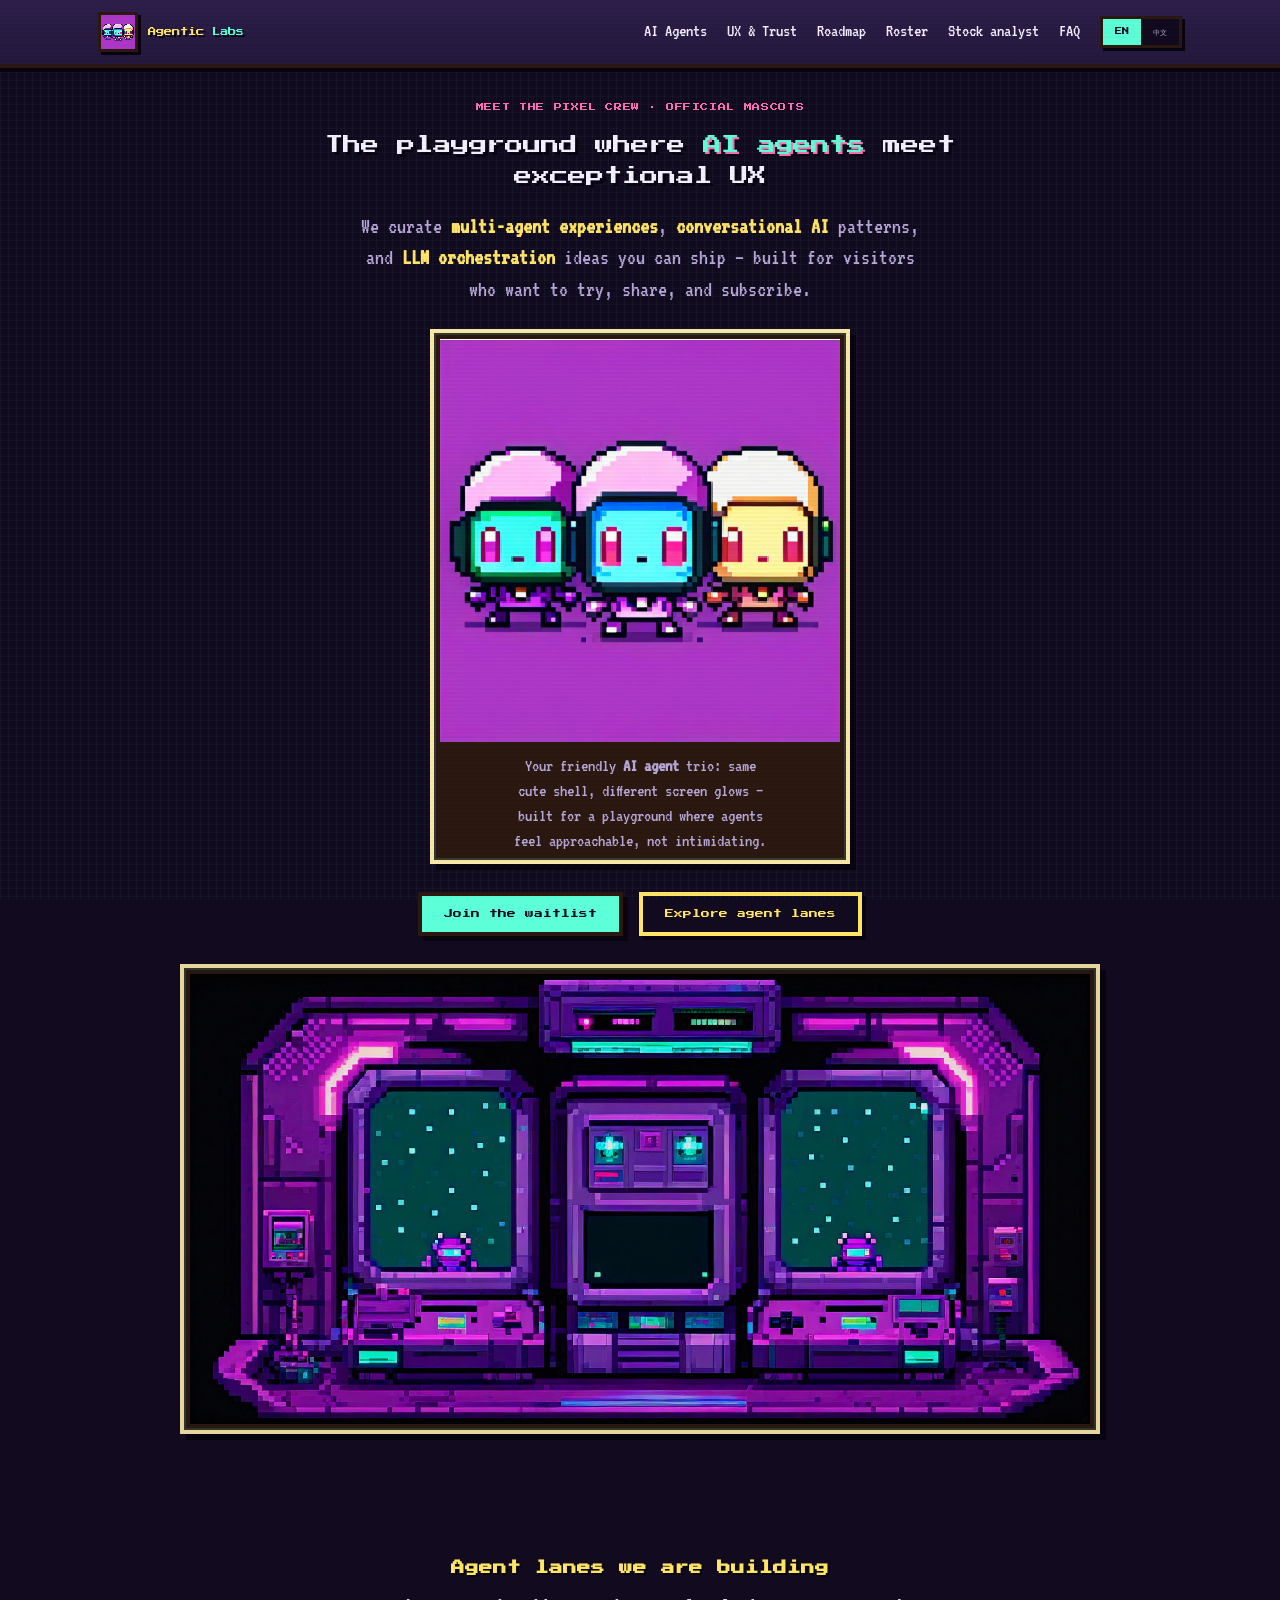
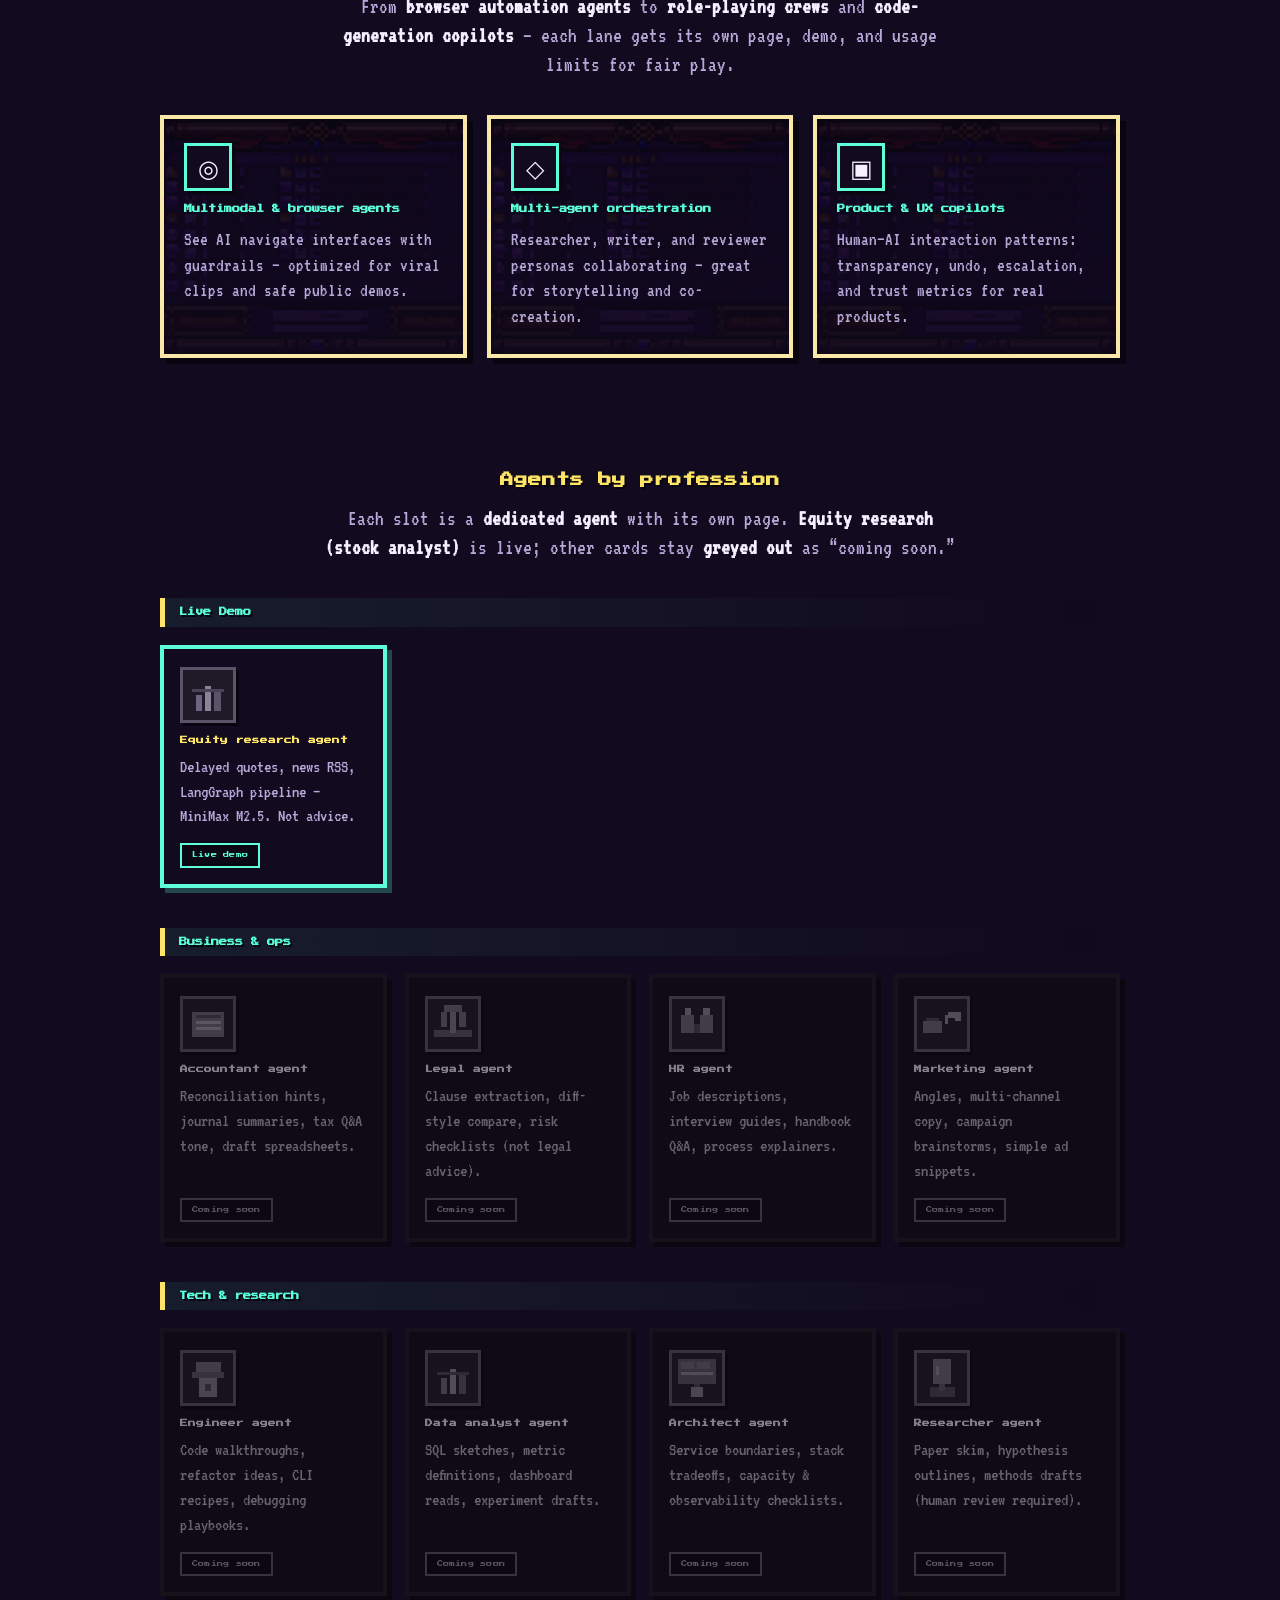
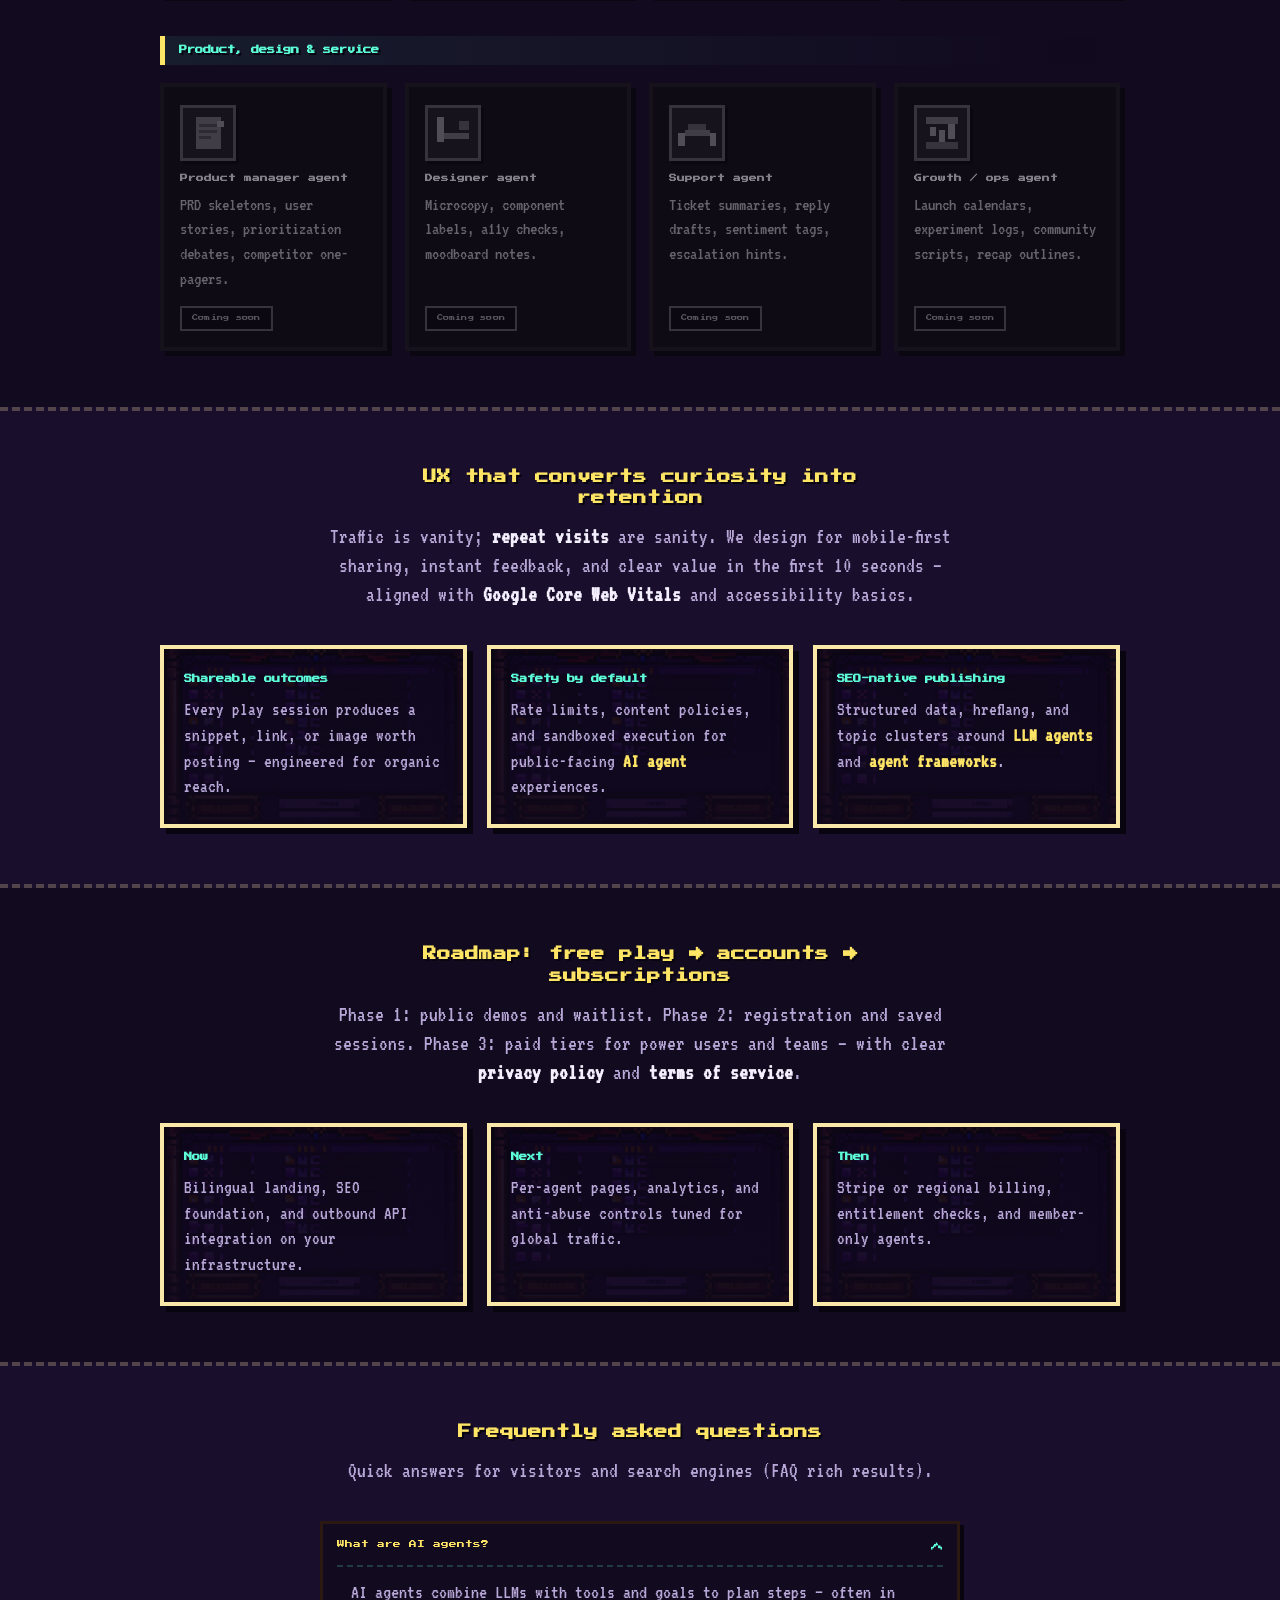
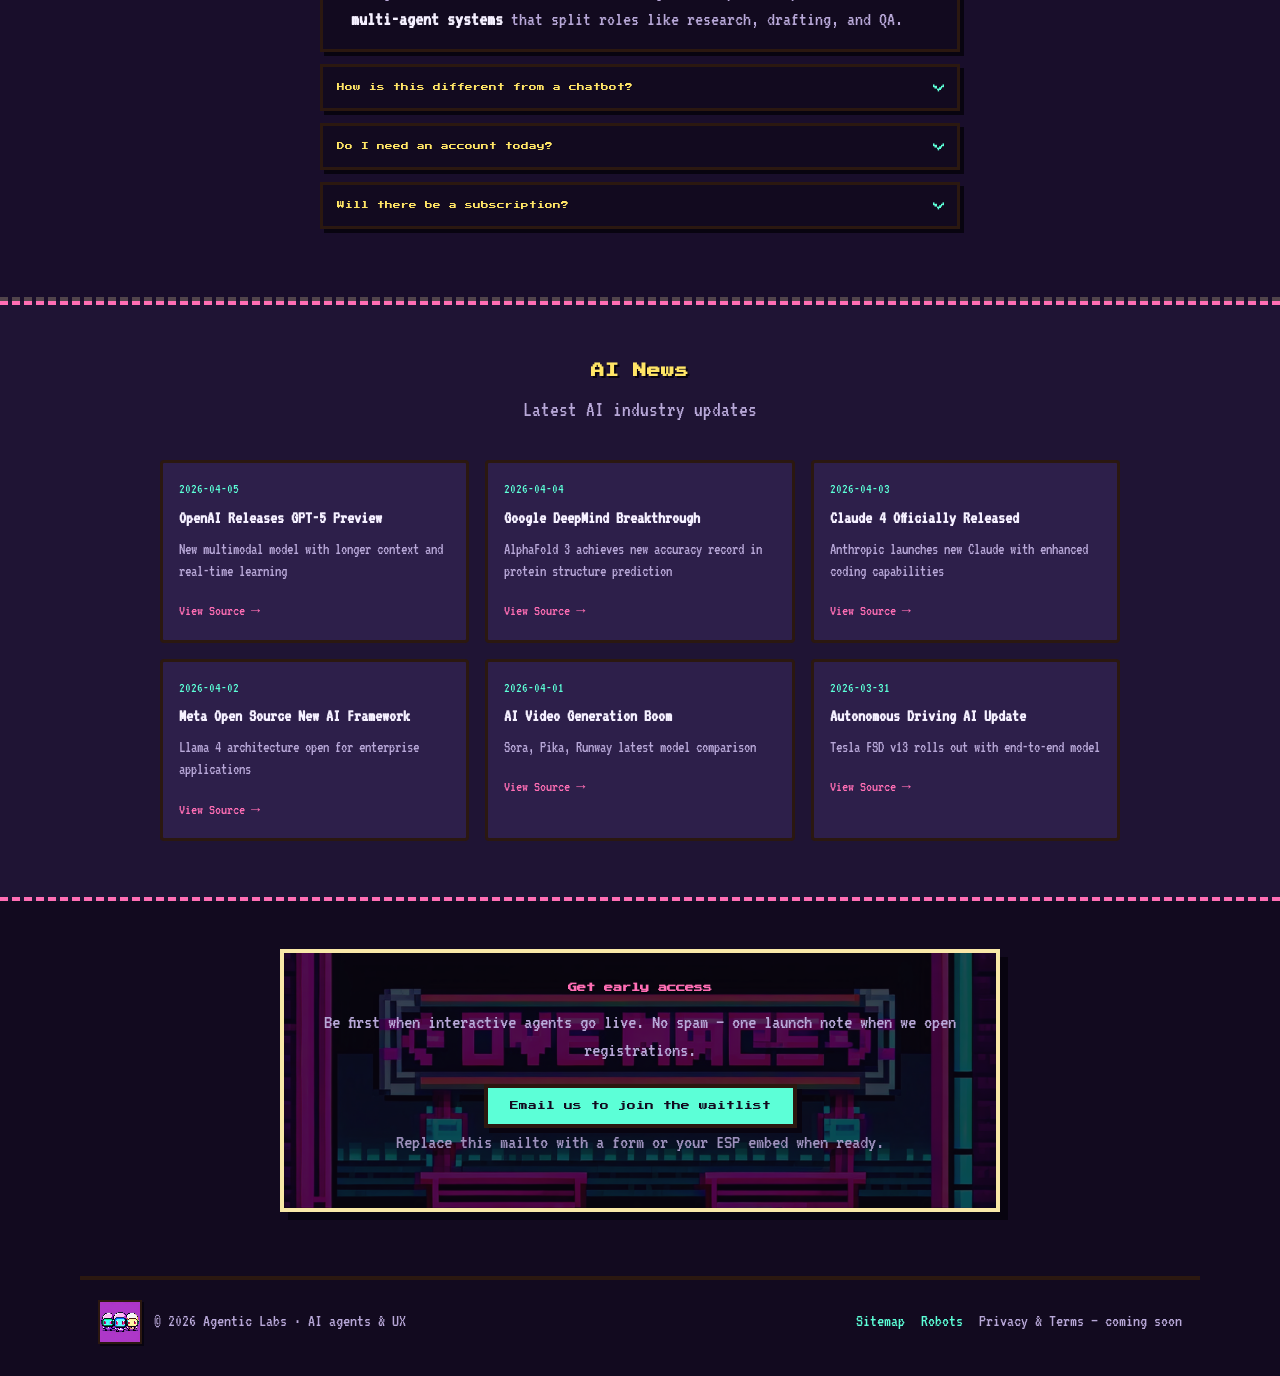
<file: index.html>
<!DOCTYPE html>
<html lang="en">
<head>
  <meta charset="utf-8">
  <meta name="viewport" content="width=device-width, initial-scale=1">
  <link rel="icon" type="image/png" href="assets/mascot-trio-official.png">
  <title>AI Agents &amp; UX — Agentic Labs</title>
  <meta name="description" content="Explore AI agents, multi-agent orchestration, and human-centered AI UX. Bilingual hub for builders and curious visitors.">
  <link rel="canonical" href="https://3737-k.info/en/">
  <link rel="alternate" hreflang="en" href="https://3737-k.info/en/">
  <link rel="alternate" hreflang="zh-CN" href="https://3737-k.info/zh/">
  <link rel="alternate" hreflang="x-default" href="https://3737-k.info/en/">
  <meta http-equiv="refresh" content="0;url=/en/index.html">
  <script>window.location.replace("/en/index.html");</script>
</head>
<body style="font-family:'VT323',monospace;background:#120a1f;color:#f5f0ff;padding:3rem 1.5rem;text-align:center;line-height:1.5;font-size:1.35rem;">
  <p style="color:#b8a8d8;">Loading… <a href="/en/index.html" style="color:#5cffd7;text-decoration:none;">English</a> · <a href="/zh/index.html" style="color:#5cffd7;text-decoration:none;">中文</a></p>
</body>
</html>
</file>
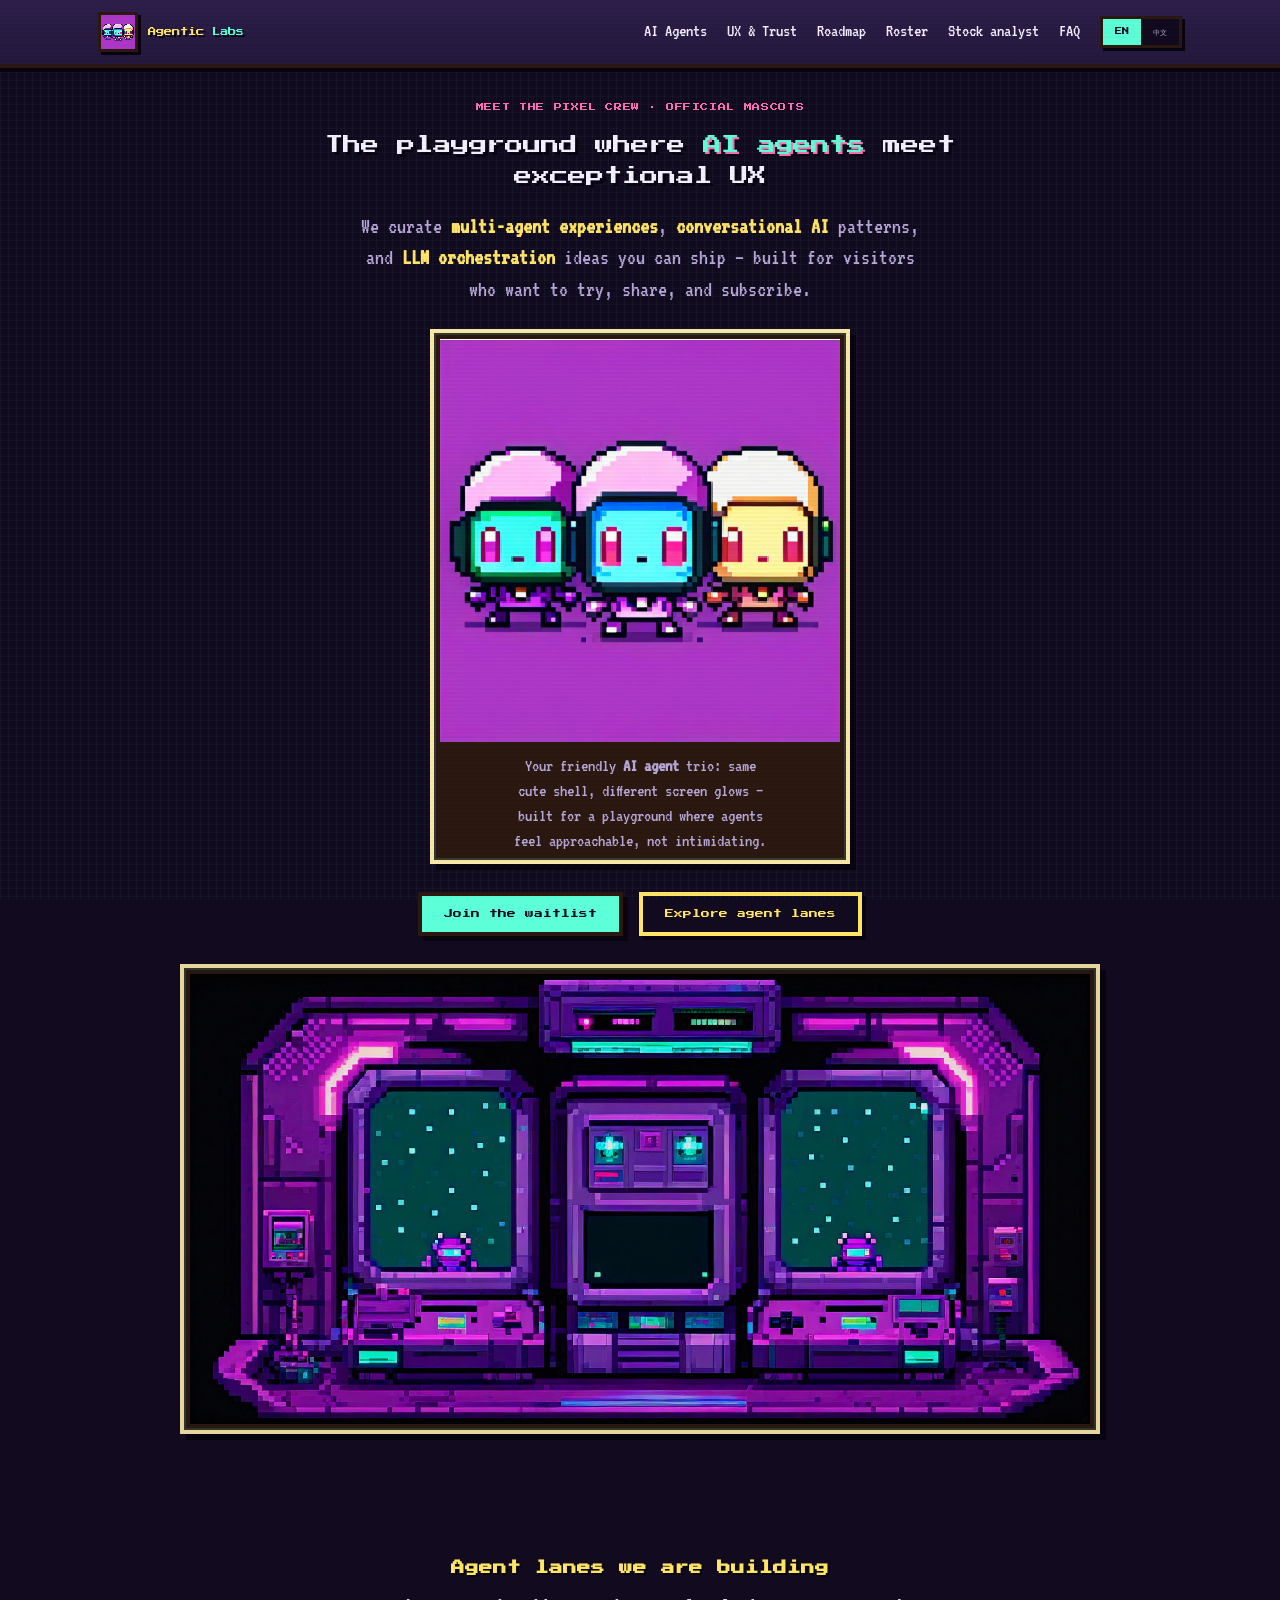
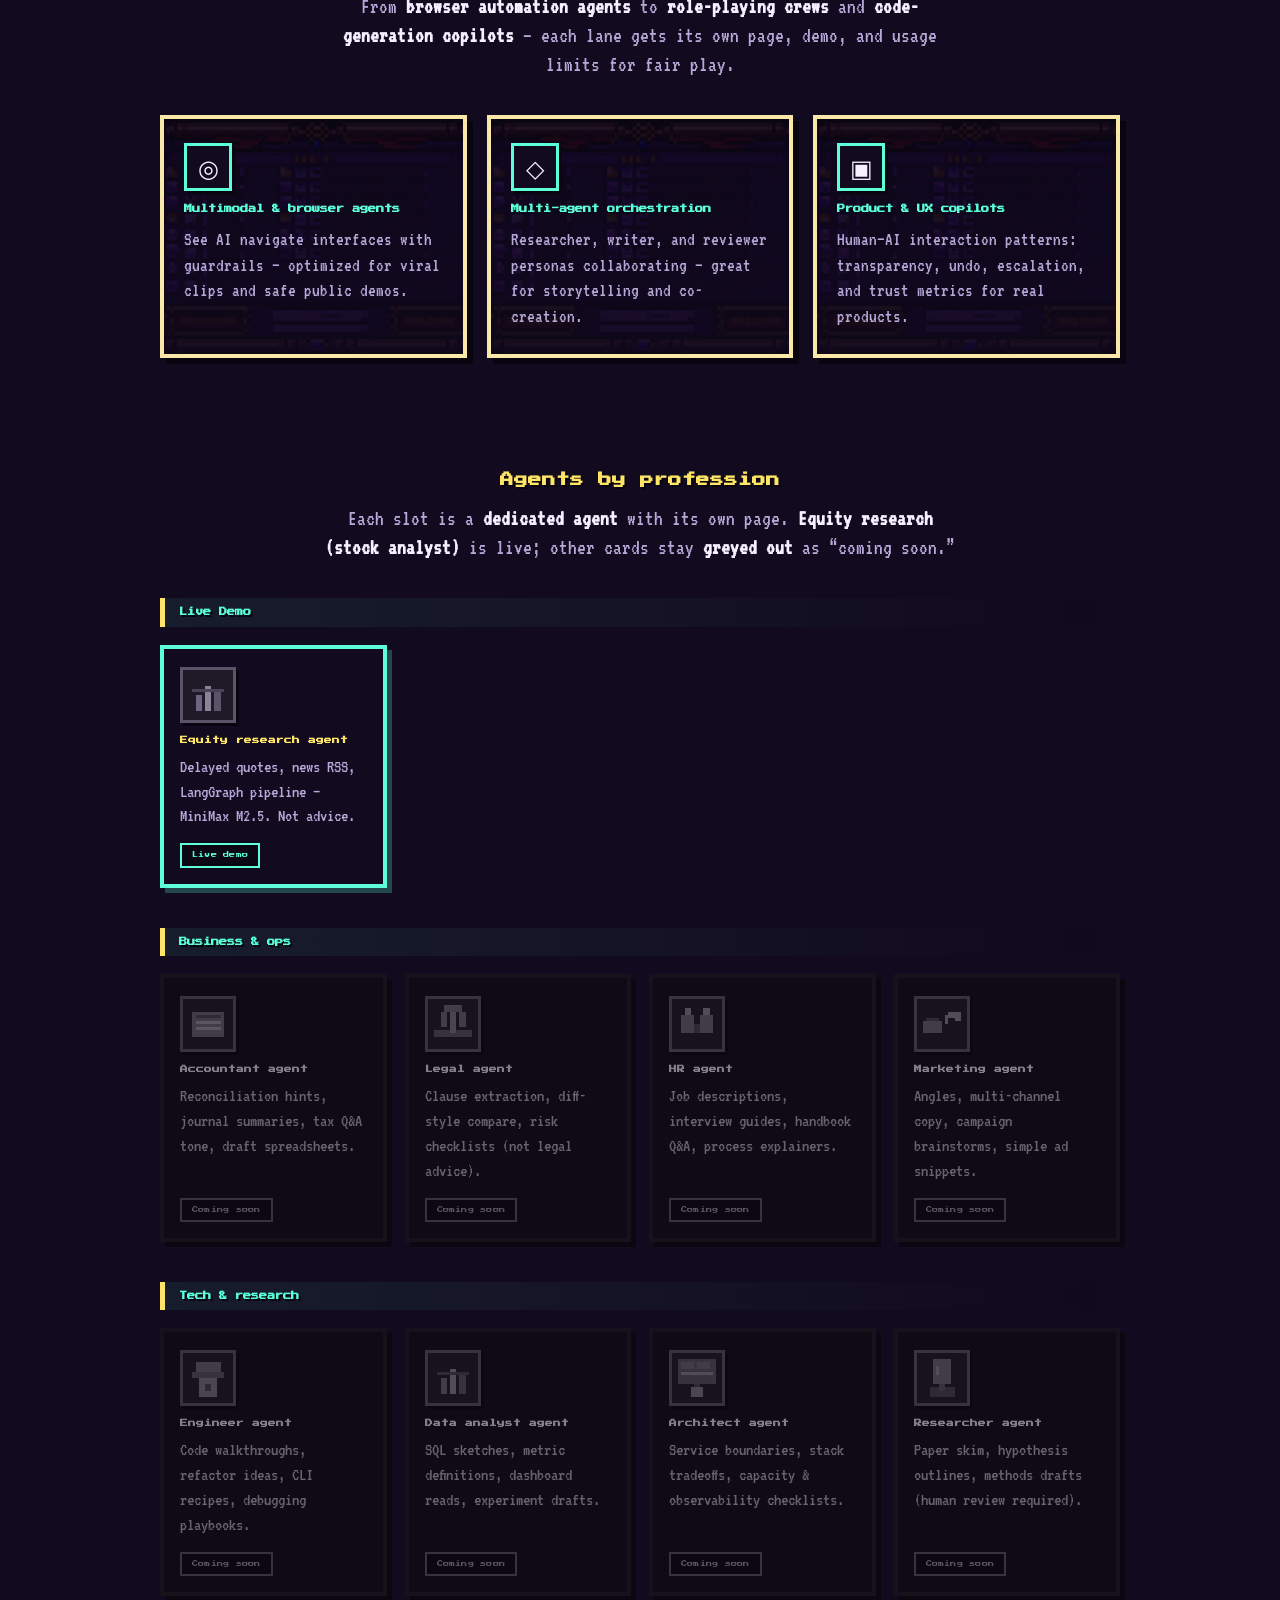
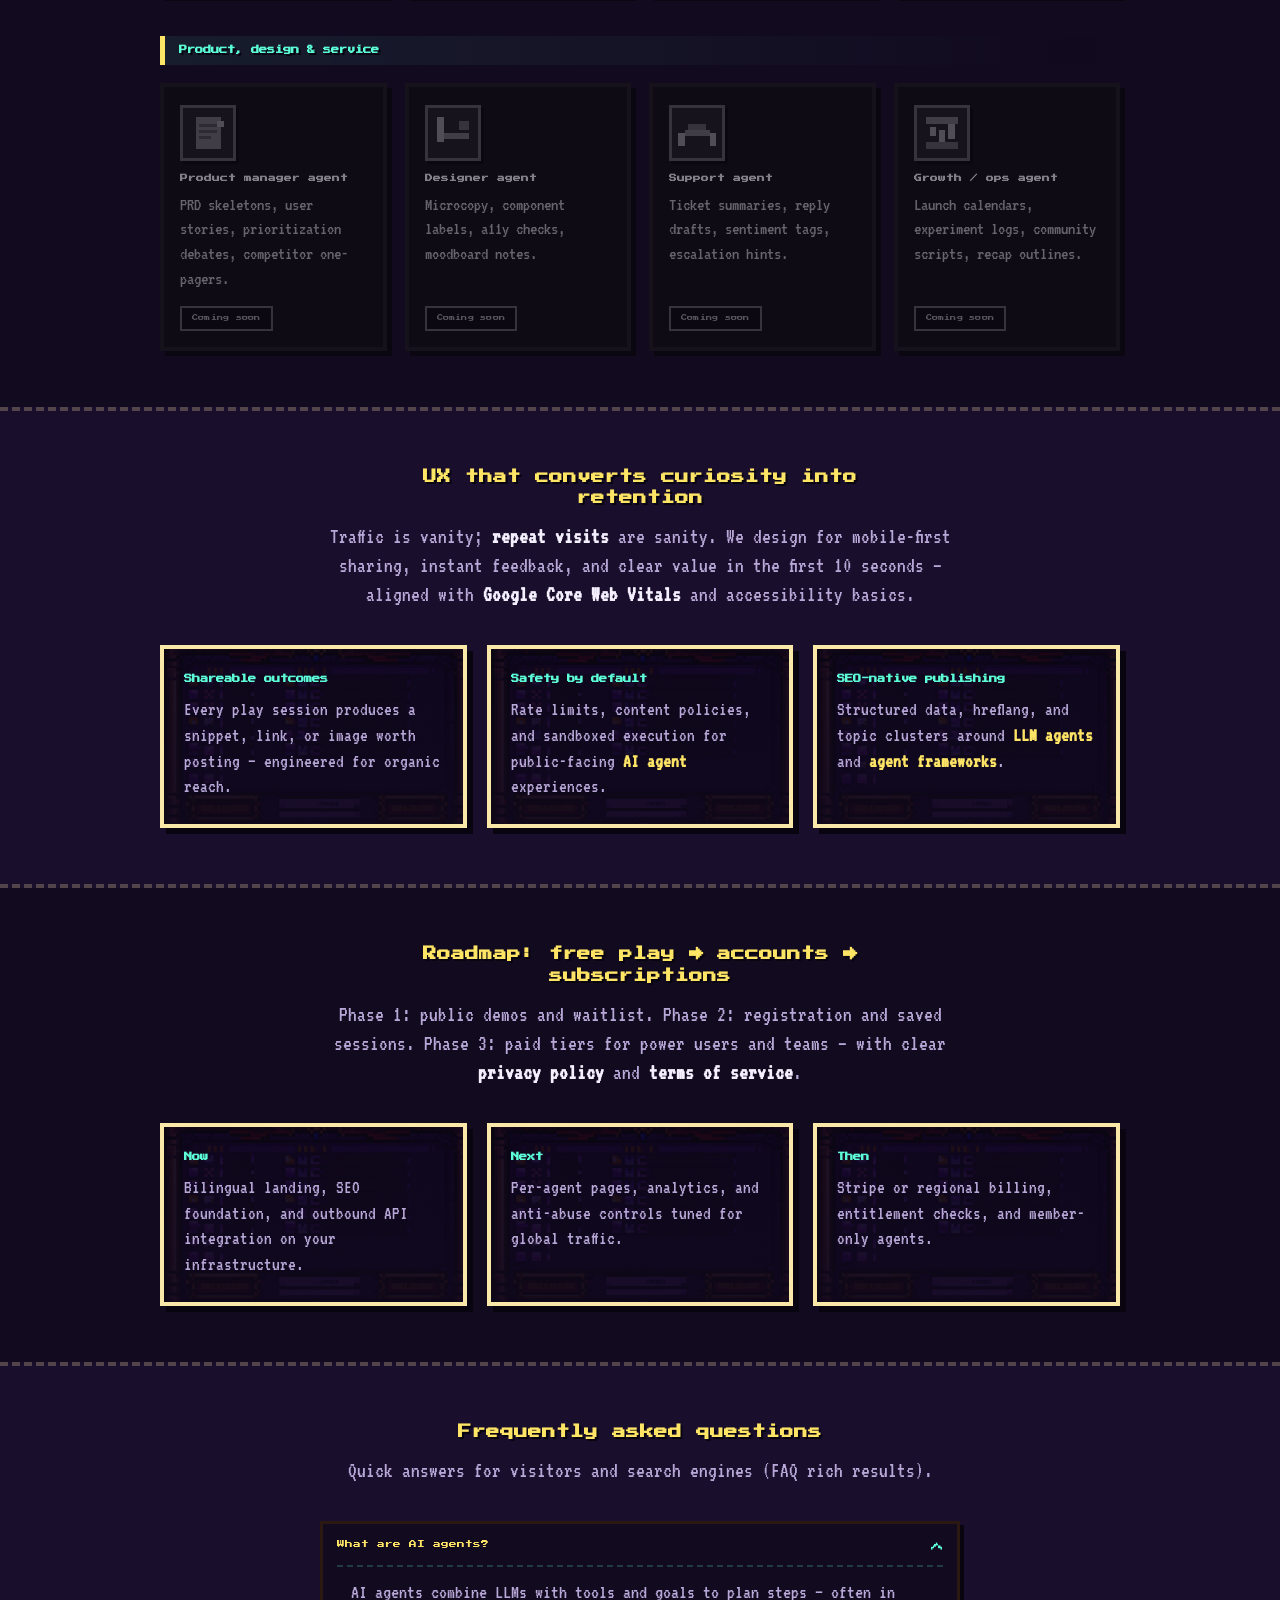
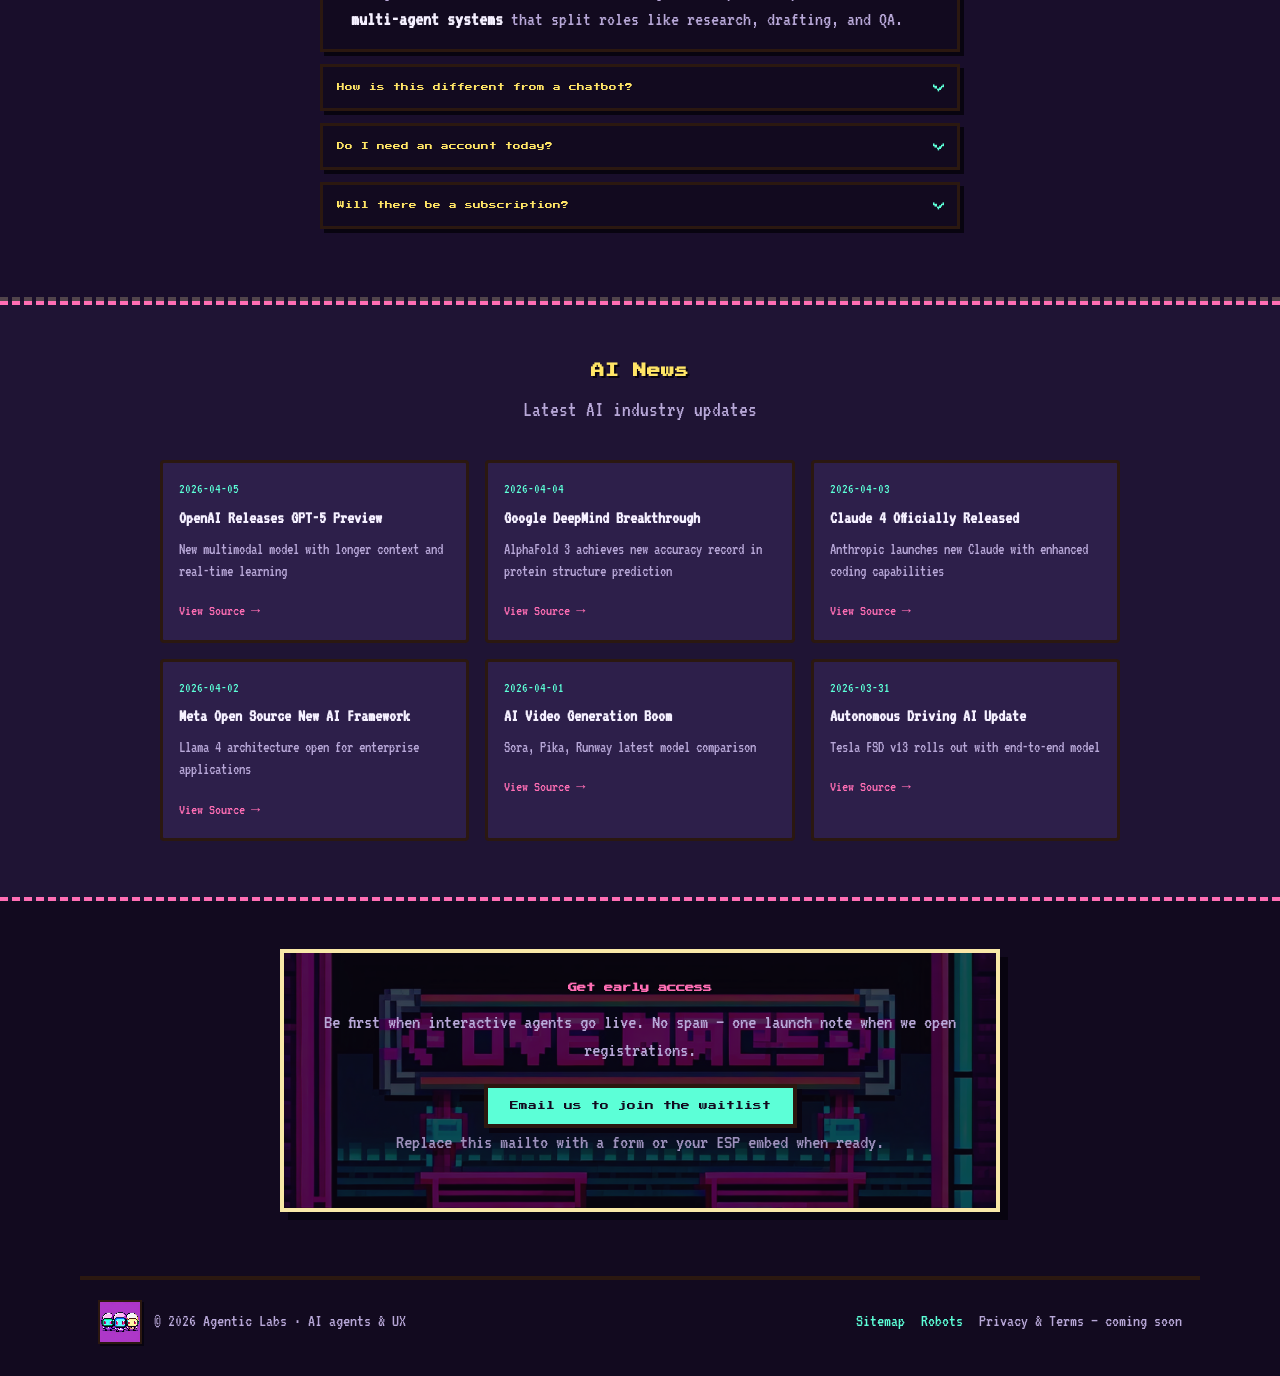
<file: en/index.html>
<!DOCTYPE html>
<html lang="en">
<head>
  <meta charset="utf-8">
  <meta name="viewport" content="width=device-width, initial-scale=1">
  <title>AI Agents &amp; User Experience Hub | Multi-Agent Systems &amp; LLM Orchestration</title>
  <meta name="description" content="Discover AI agents, autonomous agents, multi-agent collaboration, and human-centered AI UX. A premium hub for conversational AI, agent frameworks, and trustworthy product experiences — with demos and guides coming soon.">
  <meta name="keywords" content="AI agents, autonomous AI agents, multi-agent systems, LLM agents, agent orchestration, conversational AI, AI copilots, AI user experience, human-AI interaction, agent frameworks, workflow automation, trustworthy AI, generative AI products">
  <meta name="author" content="Agentic Labs">
  <meta name="robots" content="index, follow, max-image-preview:large, max-snippet:-1, max-video-preview:-1">
  <meta name="theme-color" content="#120a1f">
  <link rel="canonical" href="https://3737-k.info/en/">
  <link rel="alternate" hreflang="en" href="https://3737-k.info/en/">
  <link rel="alternate" hreflang="zh-CN" href="https://3737-k.info/zh/">
  <link rel="alternate" hreflang="x-default" href="https://3737-k.info/en/">

  <meta property="og:type" content="website">
  <meta property="og:locale" content="en_US">
  <meta property="og:locale:alternate" content="zh_CN">
  <meta property="og:url" content="https://3737-k.info/en/">
  <meta property="og:site_name" content="Agentic Labs">
  <meta property="og:title" content="AI Agents &amp; UX Hub — Build Trustworthy Agentic Experiences">
  <meta property="og:description" content="Multi-agent systems, LLM orchestration, and UX patterns for AI agents. Interactive demos and subscriptions coming soon.">
  <meta property="og:image" content="https://3737-k.info/assets/mascot-trio-official.png">
  <meta property="og:image:width" content="364">
  <meta property="og:image:height" content="367">
  <meta property="og:image:alt" content="Agentic Labs pixel mascots — three cute screen-faced robots">

  <meta name="twitter:card" content="summary_large_image">
  <meta name="twitter:title" content="AI Agents &amp; UX Hub | Agentic Labs">
  <meta name="twitter:description" content="Autonomous agents, multi-agent orchestration, and human-centered AI UX.">
  <meta name="twitter:image" content="https://3737-k.info/assets/mascot-trio-official.png">

  <link rel="icon" type="image/png" href="/assets/mascot-trio-official.png">
  <link rel="apple-touch-icon" href="/assets/mascot-trio-official.png">
  <link rel="stylesheet" href="/assets/css/style.css">

  <script type="application/ld+json">
  {
    "@context": "https://schema.org",
    "@graph": [
      {
        "@type": "Organization",
        "@id": "https://3737-k.info/#organization",
        "name": "Agentic Labs",
        "url": "https://3737-k.info/en/",
        "logo": "https://3737-k.info/assets/mascot-trio-official.png",
        "description": "AI agents, multi-agent systems, and user experience research for trustworthy agentic products.",
        "sameAs": []
      },
      {
        "@type": "WebSite",
        "@id": "https://3737-k.info/#website",
        "url": "https://3737-k.info/",
        "name": "Agentic Labs",
        "publisher": { "@id": "https://3737-k.info/#organization" },
        "inLanguage": ["en", "zh-CN"],
        "potentialAction": {
          "@type": "SearchAction",
          "target": "https://3737-k.info/en/?q={search_term_string}",
          "query-input": "required name=search_term_string"
        }
      },
      {
        "@type": "WebPage",
        "@id": "https://3737-k.info/en/#webpage",
        "url": "https://3737-k.info/en/",
        "name": "AI Agents & User Experience Hub",
        "isPartOf": { "@id": "https://3737-k.info/#website" },
        "inLanguage": "en",
        "description": "Explore AI agents, multi-agent orchestration, conversational AI, and human-centered UX for agentic products."
      },
      {
        "@type": "FAQPage",
        "mainEntity": [
          {
            "@type": "Question",
            "name": "What are AI agents?",
            "acceptedAnswer": {
              "@type": "Answer",
              "text": "AI agents are systems that use large language models (LLMs) with tools, memory, and goals to plan actions, call APIs, browse the web, or write code — often in multi-agent teams."
            }
          },
          {
            "@type": "Question",
            "name": "Why does UX matter for AI agents?",
            "acceptedAnswer": {
              "@type": "Answer",
              "text": "Clear feedback, safety guardrails, transparent tool use, and graceful failure modes increase trust and completion rates for consumer and enterprise agent products."
            }
          },
          {
            "@type": "Question",
            "name": "Will this site offer subscriptions?",
            "acceptedAnswer": {
              "@type": "Answer",
              "text": "Yes. We are building registration and paid tiers for premium agents, higher usage limits, and team features. Join the waitlist to get early access."
            }
          }
        ]
      }
    ]
  }
  </script>
</head>
<body>
  <a class="skip-link" href="#main">Skip to content</a>

  <header class="site-header">
    <div class="header-inner">
      <a class="logo-lockup" href="/en/index.html">
        <img class="logo-mascot-img" src="/assets/mascot-trio-official.png" width="364" height="367" alt="">
        <span class="logo-text">Agentic <span>Labs</span></span>
      </a>
      <nav class="nav-main" aria-label="Primary">
        <a href="#agents">AI Agents</a>
        <a href="#ux">UX &amp; Trust</a>
        <a href="#roadmap">Roadmap</a>
        <a href="#directory">Roster</a>
        <a href="/en/stock-analyst.html">Stock analyst</a>
        <a href="#faq">FAQ</a>
        <div class="lang-switch" role="group" aria-label="Language">
          <a href="/en/index.html" aria-current="true">EN</a>
          <a href="/zh/index.html">中文</a>
        </div>
      </nav>
    </div>
  </header>

  <main id="main">
    <section class="hero" aria-labelledby="hero-title">
      <p class="hero-eyebrow">Meet the pixel crew · Official mascots</p>
      <h1 id="hero-title">The playground where <span class="headline-accent">AI agents</span> meet exceptional UX</h1>
      <p class="hero-lead">
        We curate <strong>multi-agent experiences</strong>, <strong>conversational AI</strong> patterns, and
        <strong>LLM orchestration</strong> ideas you can ship — built for visitors who want to try, share, and subscribe.
      </p>
      <figure class="hero-media hero-media--mascot">
        <img
          src="/assets/mascot-trio-official.png"
          width="364"
          height="367"
          alt="Three cute chibi pixel robots with glowing rectangular screen faces and headset sides — the Agentic Labs mascots."
          fetchpriority="high"
          decoding="async">
        <figcaption class="hero-mascot-caption">Your friendly <strong>AI agent</strong> trio: same cute shell, different screen glows — built for a playground where agents feel approachable, not intimidating.</figcaption>
      </figure>
      <div class="cta-row">
        <a class="btn btn-primary" href="#waitlist">Join the waitlist</a>
        <a class="btn btn-ghost" href="#agents">Explore agent lanes</a>
      </div>
      <figure class="hero-media hero-banner-secondary">
        <img
          src="/assets/pixel-hero-wide.png"
          width="1280"
          height="640"
          alt=""
          role="presentation"
          loading="lazy"
          decoding="async">
      </figure>
    </section>

    <section id="agents" class="section" aria-labelledby="agents-title">
      <div class="section-inner">
      <h2 id="agents-title" class="section-title">Agent lanes we are building</h2>
      <p class="section-desc">
        From <strong>browser automation agents</strong> to <strong>role-playing crews</strong> and
        <strong>code-generation copilots</strong> — each lane gets its own page, demo, and usage limits for fair play.
      </p>
      <div class="card-grid">
        <article class="card">
          <div class="card-icon" aria-hidden="true">◎</div>
          <h3>Multimodal &amp; browser agents</h3>
          <p>See AI navigate interfaces with guardrails — optimized for viral clips and safe public demos.</p>
        </article>
        <article class="card">
          <div class="card-icon" aria-hidden="true">◇</div>
          <h3>Multi-agent orchestration</h3>
          <p>Researcher, writer, and reviewer personas collaborating — great for storytelling and co-creation.</p>
        </article>
        <article class="card">
          <div class="card-icon" aria-hidden="true">▣</div>
          <h3>Product &amp; UX copilots</h3>
          <p>Human–AI interaction patterns: transparency, undo, escalation, and trust metrics for real products.</p>
        </article>
      </div>
      </div>
    </section>

    <section id="directory" class="section agent-directory" aria-labelledby="directory-title">
      <div class="section-inner">
        <h2 id="directory-title" class="section-title">Agents by profession</h2>
        <p class="section-desc">Each slot is a <strong>dedicated agent</strong> with its own page. <strong>Equity research (stock analyst)</strong> is live; other cards stay <strong>greyed out</strong> as “coming soon.”</p>

        <div class="agent-category">
          <h3 class="agent-category-title agent-category-title--live">Live Demo</h3>
          <div class="agent-grid">
            <a class="agent-card agent-card--live" href="/en/stock-analyst.html">
              <div class="agent-avatar" aria-hidden="true"><svg viewBox="0 0 16 16" xmlns="http://www.w3.org/2000/svg" shape-rendering="crispEdges"><rect fill="#1e1a28" width="16" height="16"/><rect fill="#6d6580" x="4" y="8" width="2" height="5"/><rect fill="#8a8298" x="7" y="5" width="2" height="8"/><rect fill="#5a5468" x="10" y="7" width="2" height="6"/><rect fill="#4a4358" x="3" y="6" width="10" height="1"/></svg></div>
              <h4>Equity research agent</h4>
              <p>Delayed quotes, news RSS, LangGraph pipeline — MiniMax M2.5. Not advice.</p>
              <span class="agent-badge">Live demo</span>
            </a>
          </div>
        </div>

        <div class="agent-category">
          <h3 class="agent-category-title">Business &amp; ops</h3>
          <div class="agent-grid">
            <article class="agent-card agent-card--soon">
              <div class="agent-avatar" aria-hidden="true"><svg viewBox="0 0 16 16" xmlns="http://www.w3.org/2000/svg" shape-rendering="crispEdges"><rect fill="#1e1a28" width="16" height="16"/><rect fill="#6d6580" x="3" y="4" width="10" height="8"/><rect fill="#4a4358" x="4" y="5" width="8" height="1"/><rect fill="#9a92a8" x="4" y="7" width="2" height="1"/><rect fill="#9a92a8" x="6" y="7" width="2" height="1"/><rect fill="#9a92a8" x="8" y="7" width="2" height="1"/><rect fill="#9a92a8" x="10" y="7" width="2" height="1"/><rect fill="#9a92a8" x="4" y="9" width="2" height="1"/><rect fill="#9a92a8" x="6" y="9" width="2" height="1"/><rect fill="#9a92a8" x="8" y="9" width="2" height="1"/><rect fill="#9a92a8" x="10" y="9" width="2" height="1"/></svg></div>
              <h4>Accountant agent</h4>
              <p>Reconciliation hints, journal summaries, tax Q&amp;A tone, draft spreadsheets.</p>
              <span class="agent-badge">Coming soon</span>
            </article>
            <article class="agent-card agent-card--soon">
              <div class="agent-avatar" aria-hidden="true"><svg viewBox="0 0 16 16" xmlns="http://www.w3.org/2000/svg" shape-rendering="crispEdges"><rect fill="#1e1a28" width="16" height="16"/><rect fill="#5a5468" x="2" y="10" width="12" height="2"/><rect fill="#7d7588" x="7" y="3" width="2" height="8"/><rect fill="#6d6580" x="5" y="2" width="6" height="2"/><rect fill="#6d6580" x="4" y="4" width="2" height="5"/><rect fill="#6d6580" x="10" y="4" width="2" height="5"/></svg></div>
              <h4>Legal agent</h4>
              <p>Clause extraction, diff-style compare, risk checklists (not legal advice).</p>
              <span class="agent-badge">Coming soon</span>
            </article>
            <article class="agent-card agent-card--soon">
              <div class="agent-avatar" aria-hidden="true"><svg viewBox="0 0 16 16" xmlns="http://www.w3.org/2000/svg" shape-rendering="crispEdges"><rect fill="#1e1a28" width="16" height="16"/><rect fill="#6d6580" x="3" y="5" width="4" height="6"/><rect fill="#6d6580" x="9" y="5" width="4" height="6"/><rect fill="#8a8298" x="4" y="3" width="2" height="2"/><rect fill="#8a8298" x="10" y="3" width="2" height="2"/><rect fill="#4a4358" x="7" y="8" width="2" height="3"/></svg></div>
              <h4>HR agent</h4>
              <p>Job descriptions, interview guides, handbook Q&amp;A, process explainers.</p>
              <span class="agent-badge">Coming soon</span>
            </article>
            <article class="agent-card agent-card--soon">
              <div class="agent-avatar" aria-hidden="true"><svg viewBox="0 0 16 16" xmlns="http://www.w3.org/2000/svg" shape-rendering="crispEdges"><rect fill="#1e1a28" width="16" height="16"/><rect fill="#6d6580" x="2" y="7" width="6" height="4"/><rect fill="#4a4358" x="3" y="6" width="4" height="1"/><rect fill="#8a8298" x="9" y="5" width="1" height="3"/><rect fill="#8a8298" x="10" y="4" width="4" height="2"/><rect fill="#8a8298" x="12" y="6" width="2" height="1"/></svg></div>
              <h4>Marketing agent</h4>
              <p>Angles, multi-channel copy, campaign brainstorms, simple ad snippets.</p>
              <span class="agent-badge">Coming soon</span>
            </article>
          </div>
        </div>

        <div class="agent-category">
          <h3 class="agent-category-title">Tech &amp; research</h3>
          <div class="agent-grid">
            <article class="agent-card agent-card--soon">
              <div class="agent-avatar" aria-hidden="true"><svg viewBox="0 0 16 16" xmlns="http://www.w3.org/2000/svg" shape-rendering="crispEdges"><rect fill="#1e1a28" width="16" height="16"/><rect fill="#6d6580" x="4" y="3" width="8" height="3"/><rect fill="#5a5468" x="3" y="6" width="10" height="2"/><rect fill="#7d7588" x="5" y="8" width="6" height="6"/><rect fill="#4a4358" x="7" y="10" width="2" height="2"/></svg></div>
              <h4>Engineer agent</h4>
              <p>Code walkthroughs, refactor ideas, CLI recipes, debugging playbooks.</p>
              <span class="agent-badge">Coming soon</span>
            </article>
            <article class="agent-card agent-card--soon">
              <div class="agent-avatar" aria-hidden="true"><svg viewBox="0 0 16 16" xmlns="http://www.w3.org/2000/svg" shape-rendering="crispEdges"><rect fill="#1e1a28" width="16" height="16"/><rect fill="#6d6580" x="4" y="8" width="2" height="5"/><rect fill="#8a8298" x="7" y="5" width="2" height="8"/><rect fill="#5a5468" x="10" y="7" width="2" height="6"/><rect fill="#4a4358" x="3" y="6" width="10" height="1"/></svg></div>
              <h4>Data analyst agent</h4>
              <p>SQL sketches, metric definitions, dashboard reads, experiment drafts.</p>
              <span class="agent-badge">Coming soon</span>
            </article>
            <article class="agent-card agent-card--soon">
              <div class="agent-avatar" aria-hidden="true"><svg viewBox="0 0 16 16" xmlns="http://www.w3.org/2000/svg" shape-rendering="crispEdges"><rect fill="#1e1a28" width="16" height="16"/><rect fill="#5a5468" x="2" y="2" width="12" height="8"/><rect fill="#6d6580" x="3" y="3" width="4" height="2"/><rect fill="#6d6580" x="8" y="3" width="4" height="2"/><rect fill="#8a8298" x="3" y="6" width="10" height="1"/><rect fill="#7d7588" x="6" y="11" width="4" height="3"/><rect fill="#4a4358" x="7" y="10" width="2" height="1"/></svg></div>
              <h4>Architect agent</h4>
              <p>Service boundaries, stack tradeoffs, capacity &amp; observability checklists.</p>
              <span class="agent-badge">Coming soon</span>
            </article>
            <article class="agent-card agent-card--soon">
              <div class="agent-avatar" aria-hidden="true"><svg viewBox="0 0 16 16" xmlns="http://www.w3.org/2000/svg" shape-rendering="crispEdges"><rect fill="#1e1a28" width="16" height="16"/><rect fill="#6d6580" x="5" y="2" width="6" height="8"/><rect fill="#8a8298" x="6" y="4" width="1" height="3"/><rect fill="#4a4358" x="4" y="11" width="8" height="3"/><rect fill="#5a5468" x="7" y="10" width="2" height="2"/></svg></div>
              <h4>Researcher agent</h4>
              <p>Paper skim, hypothesis outlines, methods drafts (human review required).</p>
              <span class="agent-badge">Coming soon</span>
            </article>
          </div>
        </div>

        <div class="agent-category">
          <h3 class="agent-category-title">Product, design &amp; service</h3>
          <div class="agent-grid">
            <article class="agent-card agent-card--soon">
              <div class="agent-avatar" aria-hidden="true"><svg viewBox="0 0 16 16" xmlns="http://www.w3.org/2000/svg" shape-rendering="crispEdges"><rect fill="#1e1a28" width="16" height="16"/><rect fill="#6d6580" x="4" y="3" width="8" height="10"/><rect fill="#4a4358" x="5" y="5" width="6" height="1"/><rect fill="#4a4358" x="5" y="7" width="6" height="1"/><rect fill="#4a4358" x="5" y="9" width="4" height="1"/><rect fill="#8a8298" x="11" y="4" width="2" height="2"/></svg></div>
              <h4>Product manager agent</h4>
              <p>PRD skeletons, user stories, prioritization debates, competitor one-pagers.</p>
              <span class="agent-badge">Coming soon</span>
            </article>
            <article class="agent-card agent-card--soon">
              <div class="agent-avatar" aria-hidden="true"><svg viewBox="0 0 16 16" xmlns="http://www.w3.org/2000/svg" shape-rendering="crispEdges"><rect fill="#1e1a28" width="16" height="16"/><rect fill="#8a8298" x="3" y="3" width="2" height="8"/><rect fill="#6d6580" x="5" y="8" width="8" height="2"/><rect fill="#5a5468" x="10" y="4" width="3" height="3"/></svg></div>
              <h4>Designer agent</h4>
              <p>Microcopy, component labels, a11y checks, moodboard notes.</p>
              <span class="agent-badge">Coming soon</span>
            </article>
            <article class="agent-card agent-card--soon">
              <div class="agent-avatar" aria-hidden="true"><svg viewBox="0 0 16 16" xmlns="http://www.w3.org/2000/svg" shape-rendering="crispEdges"><rect fill="#1e1a28" width="16" height="16"/><rect fill="#5a5468" x="5" y="5" width="6" height="2"/><rect fill="#6d6580" x="4" y="7" width="8" height="2"/><rect fill="#8a8298" x="2" y="8" width="2" height="4"/><rect fill="#8a8298" x="12" y="8" width="2" height="4"/></svg></div>
              <h4>Support agent</h4>
              <p>Ticket summaries, reply drafts, sentiment tags, escalation hints.</p>
              <span class="agent-badge">Coming soon</span>
            </article>
            <article class="agent-card agent-card--soon">
              <div class="agent-avatar" aria-hidden="true"><svg viewBox="0 0 16 16" xmlns="http://www.w3.org/2000/svg" shape-rendering="crispEdges"><rect fill="#1e1a28" width="16" height="16"/><rect fill="#6d6580" x="3" y="3" width="10" height="2"/><rect fill="#8a8298" x="4" y="6" width="2" height="3"/><rect fill="#8a8298" x="7" y="7" width="2" height="4"/><rect fill="#8a8298" x="10" y="5" width="2" height="5"/><rect fill="#5a5468" x="3" y="11" width="10" height="2"/></svg></div>
              <h4>Growth / ops agent</h4>
              <p>Launch calendars, experiment logs, community scripts, recap outlines.</p>
              <span class="agent-badge">Coming soon</span>
            </article>
          </div>
        </div>
      </div>
    </section>

    <section id="ux" class="section section--muted" aria-labelledby="ux-title">
      <div class="section-inner">
      <h2 id="ux-title" class="section-title">UX that converts curiosity into retention</h2>
      <p class="section-desc">
        Traffic is vanity; <strong>repeat visits</strong> are sanity. We design for mobile-first sharing, instant feedback,
        and clear value in the first 10 seconds — aligned with <strong>Google Core Web Vitals</strong> and accessibility basics.
      </p>
      <div class="card-grid">
        <article class="card">
          <h3>Shareable outcomes</h3>
          <p>Every play session produces a snippet, link, or image worth posting — engineered for organic reach.</p>
        </article>
        <article class="card">
          <h3>Safety by default</h3>
          <p>Rate limits, content policies, and sandboxed execution for public-facing <strong>AI agent</strong> experiences.</p>
        </article>
        <article class="card">
          <h3>SEO-native publishing</h3>
          <p>Structured data, hreflang, and topic clusters around <strong>LLM agents</strong> and <strong>agent frameworks</strong>.</p>
        </article>
      </div>
      </div>
    </section>

    <section id="roadmap" class="section" aria-labelledby="roadmap-title">
      <div class="section-inner">
      <h2 id="roadmap-title" class="section-title">Roadmap: free play → accounts → subscriptions</h2>
      <p class="section-desc">
        Phase 1: public demos and waitlist. Phase 2: registration and saved sessions. Phase 3: paid tiers for power users and teams — with clear <strong>privacy policy</strong> and <strong>terms of service</strong>.
      </p>
      <div class="card-grid">
        <article class="card">
          <h3>Now</h3>
          <p>Bilingual landing, SEO foundation, and outbound API integration on your infrastructure.</p>
        </article>
        <article class="card">
          <h3>Next</h3>
          <p>Per-agent pages, analytics, and anti-abuse controls tuned for global traffic.</p>
        </article>
        <article class="card">
          <h3>Then</h3>
          <p>Stripe or regional billing, entitlement checks, and member-only agents.</p>
        </article>
      </div>
      </div>
    </section>

    <section id="faq" class="section section--muted" aria-labelledby="faq-title">
      <div class="section-inner">
      <h2 id="faq-title" class="section-title">Frequently asked questions</h2>
      <p class="section-desc">Quick answers for visitors and search engines (FAQ rich results).</p>
      <div class="faq-list">
        <details class="faq-item" open>
          <summary>What are AI agents?</summary>
          <div class="faq-a">AI agents combine LLMs with tools and goals to plan steps — often in <strong>multi-agent systems</strong> that split roles like research, drafting, and QA.</div>
        </details>
        <details class="faq-item">
          <summary>How is this different from a chatbot?</summary>
          <div class="faq-a">Agents can call tools, retain task state, and coordinate with other agents; the UX challenge is making that power understandable and safe.</div>
        </details>
        <details class="faq-item">
          <summary>Do I need an account today?</summary>
          <div class="faq-a">Not for this landing page. When demos go live, we may offer anonymous trials first, then optional registration.</div>
        </details>
        <details class="faq-item">
          <summary>Will there be a subscription?</summary>
          <div class="faq-a">Yes — planned tiers for higher limits, premium agents, and team seats. Join the waitlist for launch pricing.</div>
        </details>
      </div>
      </div>
    </section>

    <section id="news" class="section section--news" aria-labelledby="news-title">
      <div class="section-inner">
        <h2 id="news-title" class="section-title">AI News</h2>
        <p class="section-desc">Latest AI industry updates</p>
        <div class="news-grid">
          <article class="news-card">
            <span class="news-date">2026-04-05</span>
            <h3>OpenAI Releases GPT-5 Preview</h3>
            <p>New multimodal model with longer context and real-time learning</p>
            <a href="https://openai.com/" target="_blank" rel="noopener">View Source →</a>
          </article>
          <article class="news-card">
            <span class="news-date">2026-04-04</span>
            <h3>Google DeepMind Breakthrough</h3>
            <p>AlphaFold 3 achieves new accuracy record in protein structure prediction</p>
            <a href="https://deepmind.google/" target="_blank" rel="noopener">View Source →</a>
          </article>
          <article class="news-card">
            <span class="news-date">2026-04-03</span>
            <h3>Claude 4 Officially Released</h3>
            <p>Anthropic launches new Claude with enhanced coding capabilities</p>
            <a href="https://www.anthropic.com" target="_blank" rel="noopener">View Source →</a>
          </article>
          <article class="news-card">
            <span class="news-date">2026-04-02</span>
            <h3>Meta Open Source New AI Framework</h3>
            <p>Llama 4 architecture open for enterprise applications</p>
            <a href="https://ai.meta.com" target="_blank" rel="noopener">View Source →</a>
          </article>
          <article class="news-card">
            <span class="news-date">2026-04-01</span>
            <h3>AI Video Generation Boom</h3>
            <p>Sora, Pika, Runway latest model comparison</p>
            <a href="https://openai.com/sora" target="_blank" rel="noopener">View Source →</a>
          </article>
          <article class="news-card">
            <span class="news-date">2026-03-31</span>
            <h3>Autonomous Driving AI Update</h3>
            <p>Tesla FSD v13 rolls out with end-to-end model</p>
            <a href="https://www.tesla.com/AI" target="_blank" rel="noopener">View Source →</a>
          </article>
        </div>
      </div>
    </section>

    <div class="cta-band" id="waitlist">
      <div class="cta-band-inner">
        <h2>Get early access</h2>
        <p>Be first when interactive agents go live. No spam — one launch note when we open registrations.</p>
        <a class="btn btn-primary" href="mailto:hello@3737-k.info?subject=Waitlist%20%E2%80%94%20Agentic%20Labs">Email us to join the waitlist</a>
        <p class="cta-note">Replace this mailto with a form or your ESP embed when ready.</p>
      </div>
    </div>
  </main>

  <footer class="site-footer">
    <div class="footer-mascot">
      <img src="/assets/mascot-trio-official.png" width="364" height="367" alt="" loading="lazy" decoding="async">
      <span>© <span id="y"></span> Agentic Labs · AI agents &amp; UX</span>
    </div>
    <div class="footer-links">
      <a href="/sitemap.xml">Sitemap</a>
      <a href="/robots.txt">Robots</a>
      <span>Privacy &amp; Terms — coming soon</span>
    </div>
  </footer>

  <script>document.getElementById("y").textContent = new Date().getFullYear();</script>
  <script src="/assets/js/main.js" defer></script>
</body>
</html>
</file>
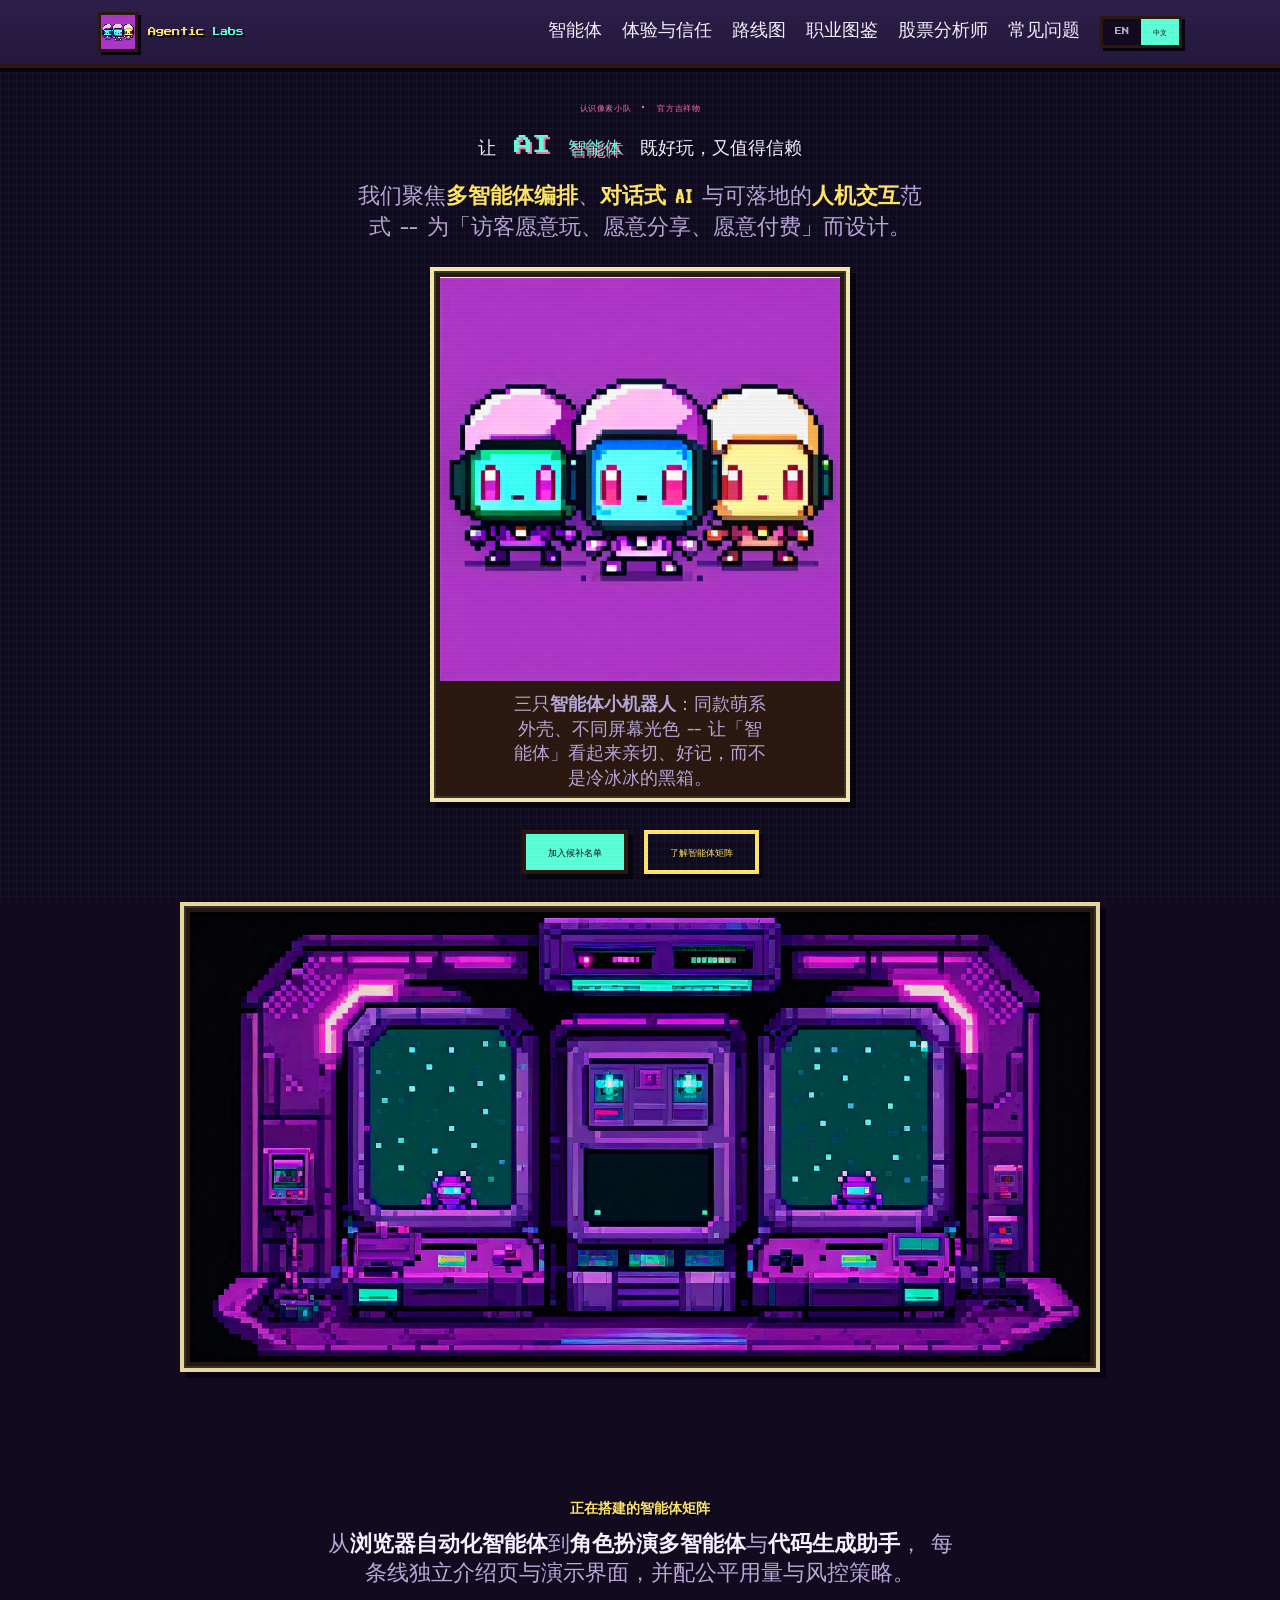
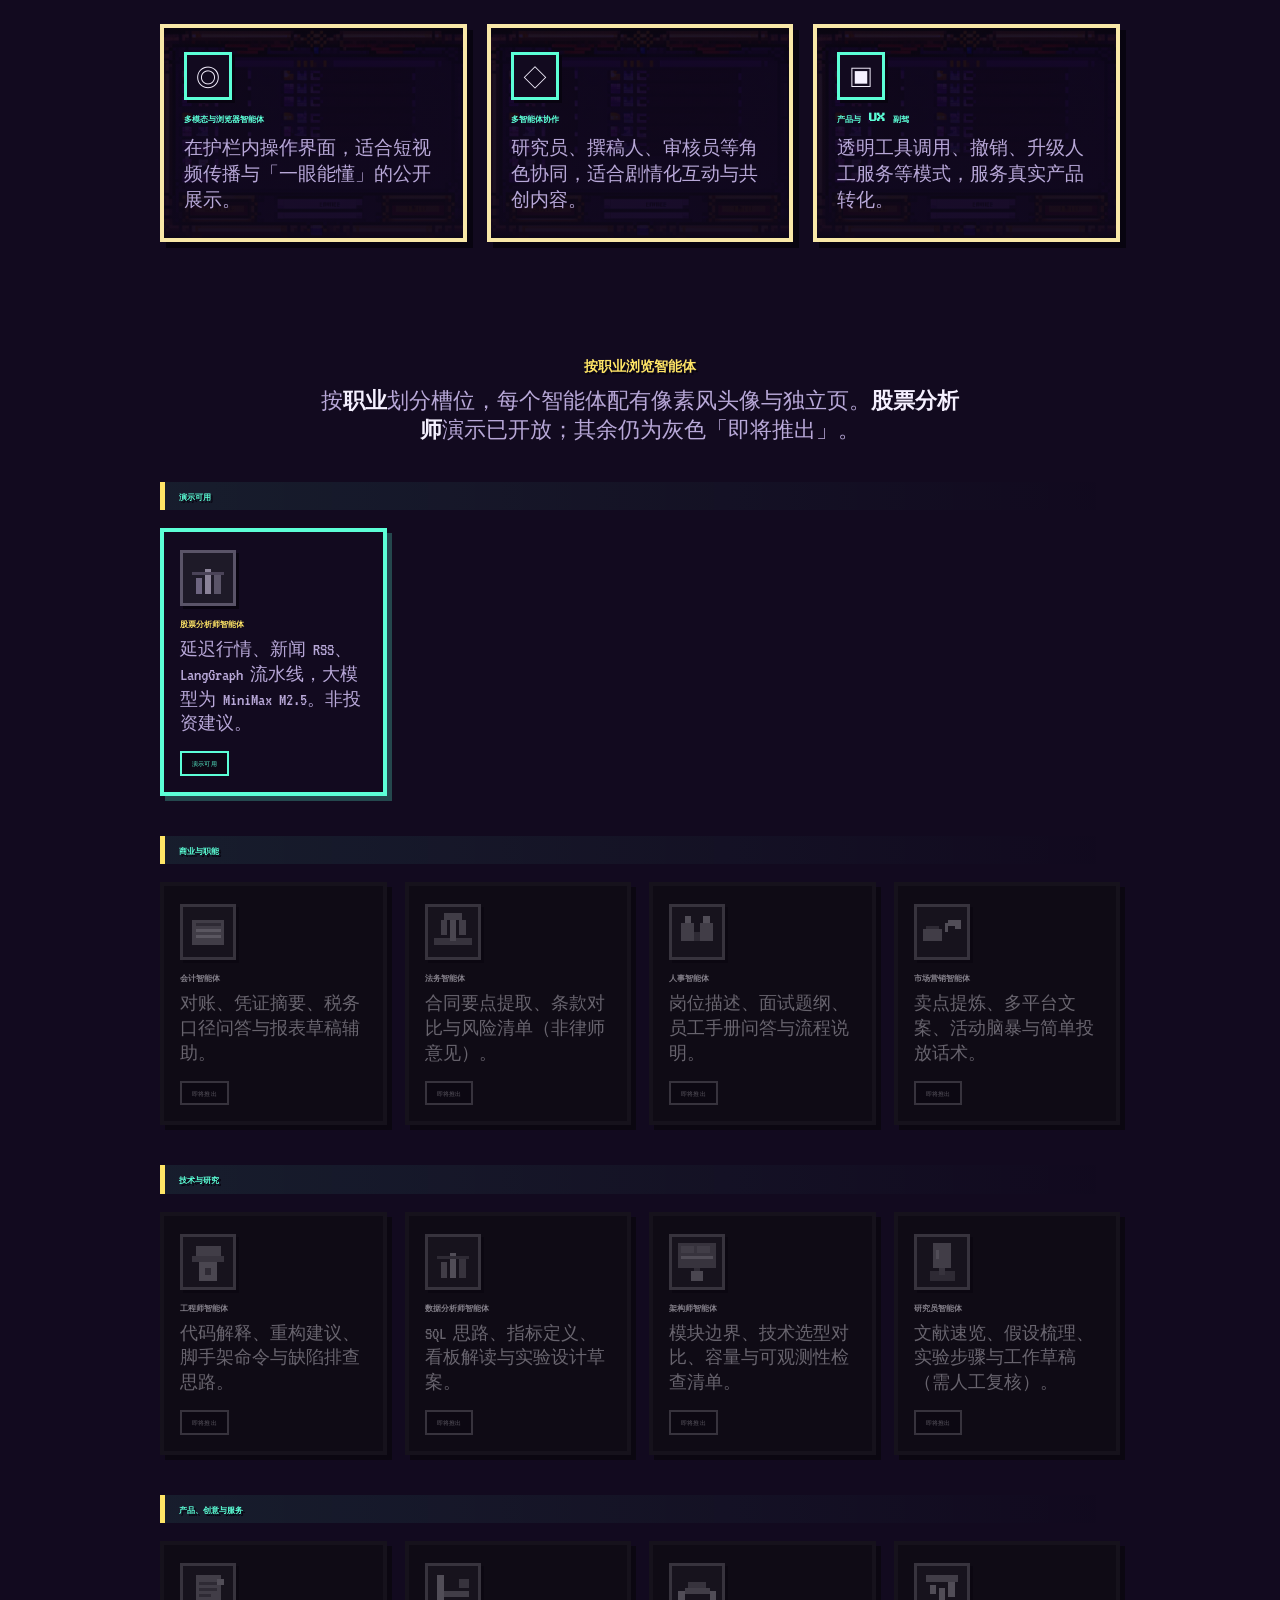
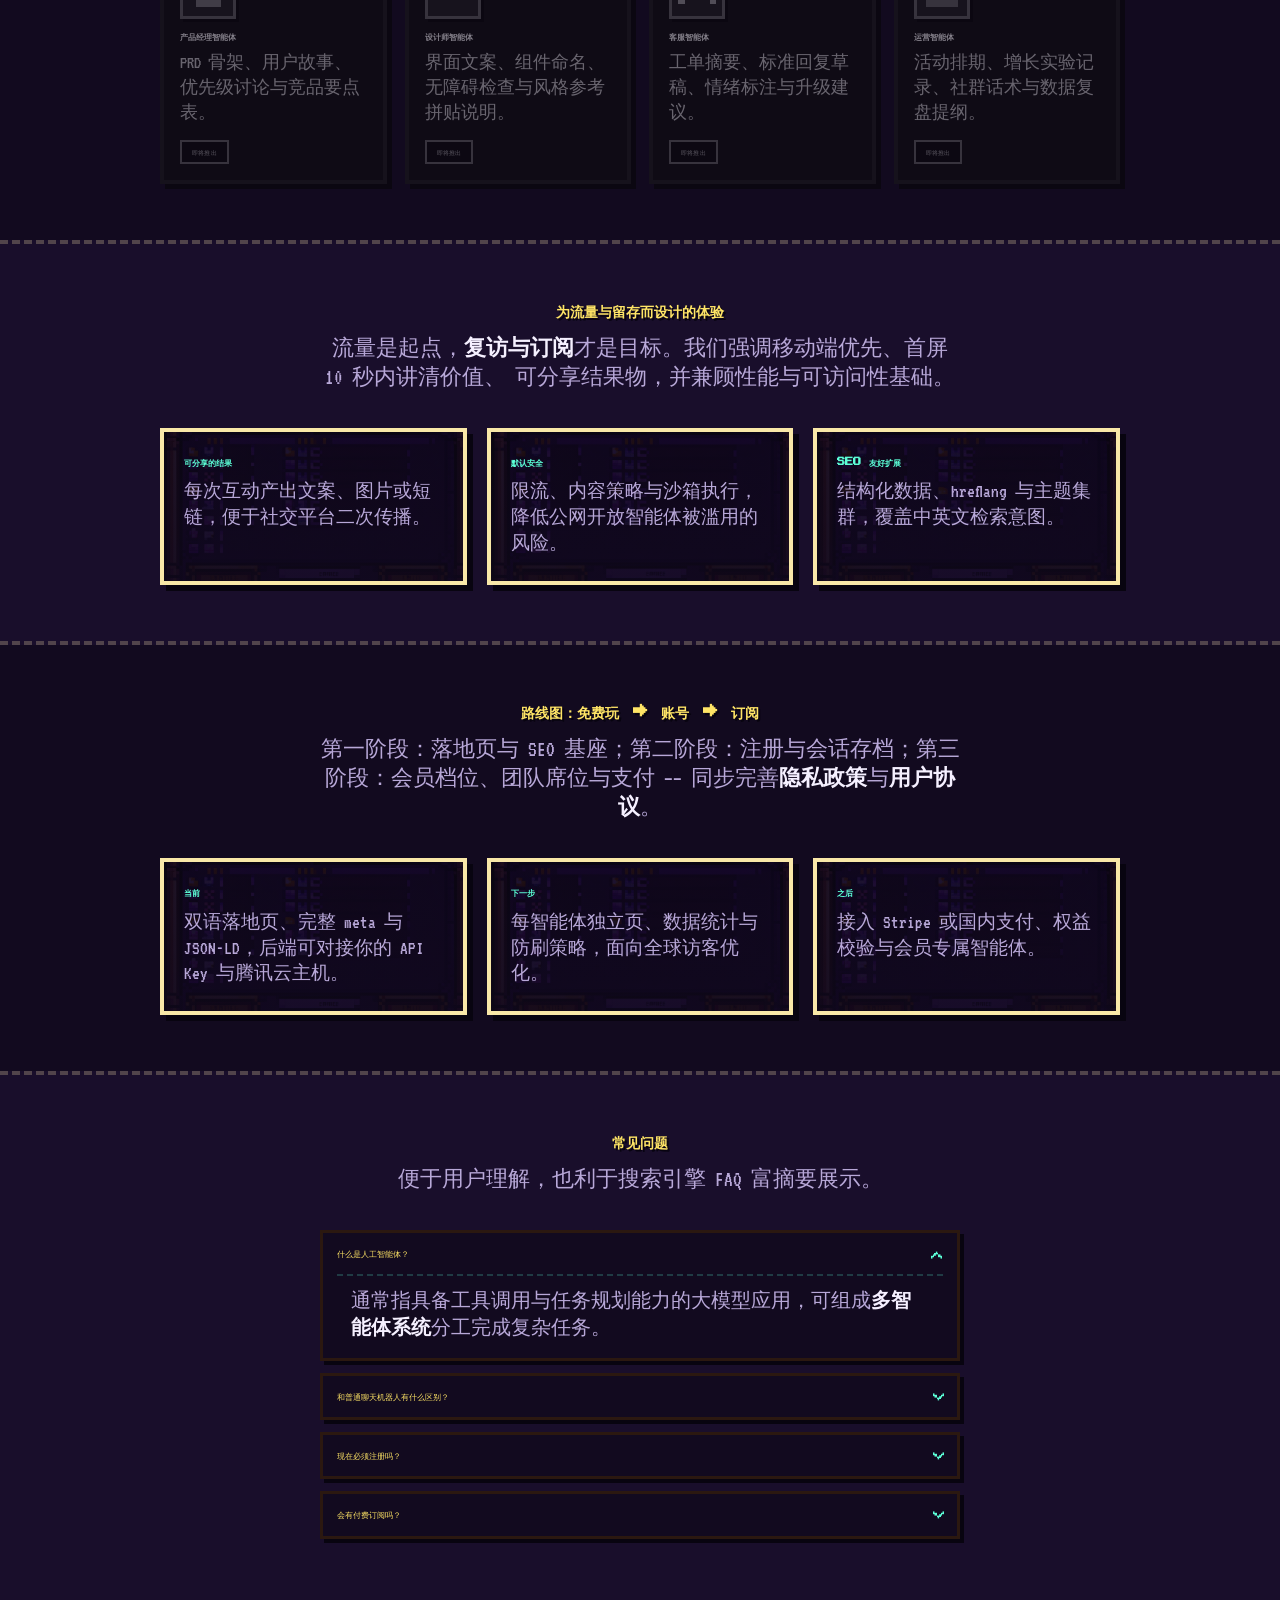
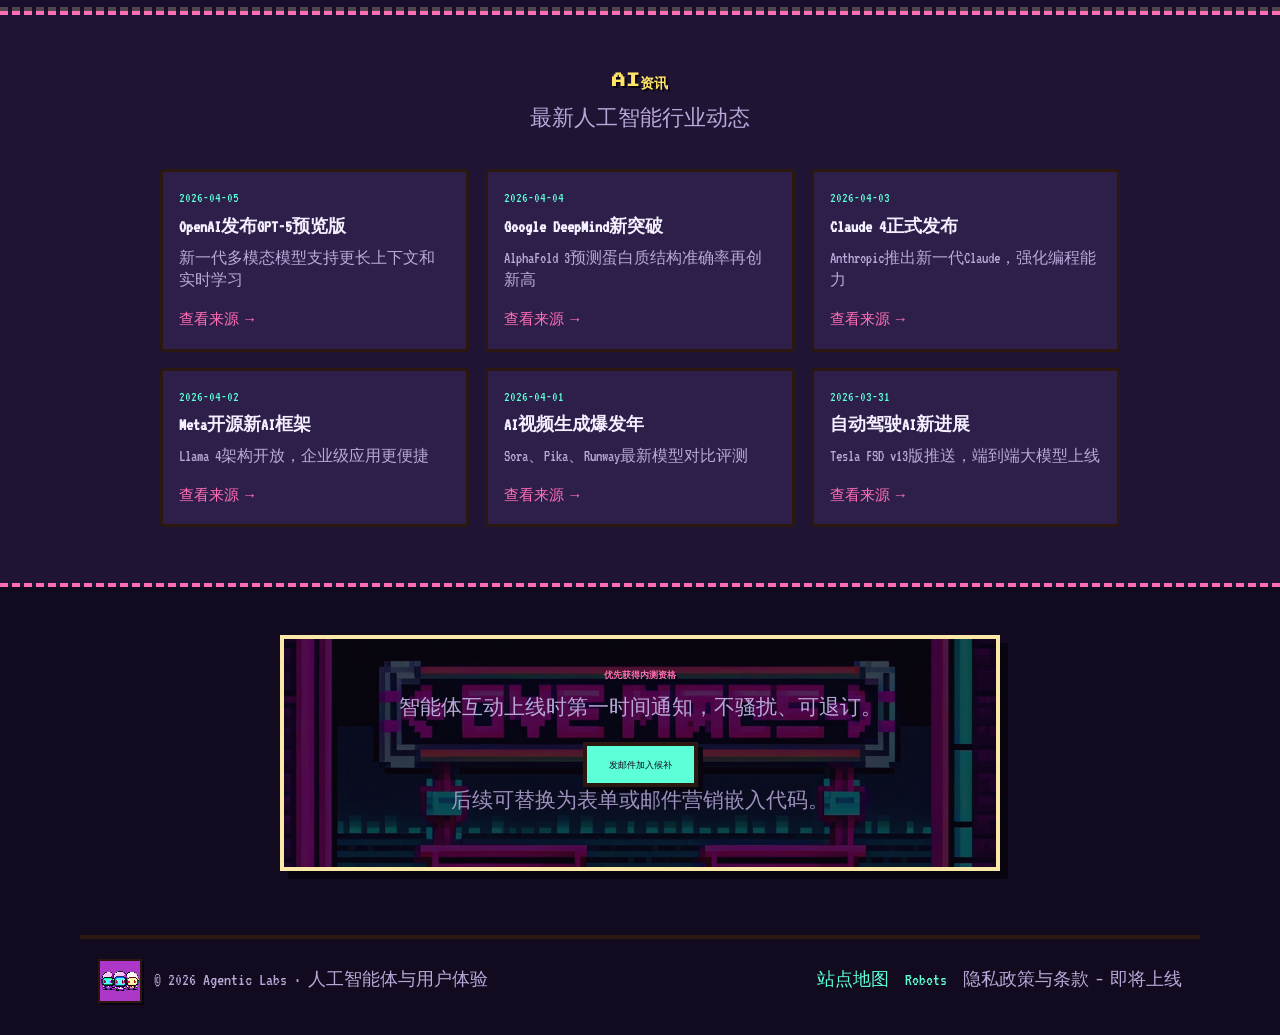
<file: zh/index.html>
<!DOCTYPE html>
<html lang="zh-CN">
<head>
  <meta charset="utf-8">
  <meta name="viewport" content="width=device-width, initial-scale=1">
  <title>人工智能体与用户体验中心｜多智能体编排与大模型智能体</title>
  <meta name="description" content="聚焦 AI 智能体、自主智能体、多智能体协作与大模型编排，结合人机交互与可信 AI 用户体验。面向访客可玩、可分享、可订阅的智能体产品与内容矩阵。">
  <meta name="keywords" content="人工智能体,AI智能体,多智能体,自主智能体,大模型智能体,智能体编排,对话式AI,AI用户体验,人机交互,智能体框架,工作流自动化,可信AI,生成式AI产品">
  <meta name="author" content="Agentic Labs">
  <meta name="robots" content="index, follow, max-image-preview:large, max-snippet:-1, max-video-preview:-1">
  <meta name="theme-color" content="#120a1f">
  <link rel="canonical" href="https://3737-k.info/zh/">
  <link rel="alternate" hreflang="en" href="https://3737-k.info/en/">
  <link rel="alternate" hreflang="zh-CN" href="https://3737-k.info/zh/">
  <link rel="alternate" hreflang="x-default" href="https://3737-k.info/en/">

  <meta property="og:type" content="website">
  <meta property="og:locale" content="zh_CN">
  <meta property="og:locale:alternate" content="en_US">
  <meta property="og:url" content="https://3737-k.info/zh/">
  <meta property="og:site_name" content="Agentic Labs">
  <meta property="og:title" content="人工智能体与用户体验中心｜Agentic Labs">
  <meta property="og:description" content="多智能体、对话式 AI 与可信用户体验。互动演示与会员订阅即将开放。">
  <meta property="og:image" content="https://3737-k.info/assets/mascot-trio-official.png">
  <meta property="og:image:width" content="364">
  <meta property="og:image:height" content="367">
  <meta property="og:image:alt" content="Agentic Labs 像素吉祥物 — 三只屏幕脸小机器人">

  <meta name="twitter:card" content="summary_large_image">
  <meta name="twitter:title" content="人工智能体与用户体验中心">
  <meta name="twitter:description" content="多智能体编排、对话式 AI 与产品级人机交互。">
  <meta name="twitter:image" content="https://3737-k.info/assets/mascot-trio-official.png">

  <link rel="icon" type="image/png" href="/assets/mascot-trio-official.png">
  <link rel="apple-touch-icon" href="/assets/mascot-trio-official.png">
  <link rel="stylesheet" href="/assets/css/style.css">

  <script type="application/ld+json">
  {
    "@context": "https://schema.org",
    "@graph": [
      {
        "@type": "Organization",
        "@id": "https://3737-k.info/#organization",
        "name": "Agentic Labs",
        "url": "https://3737-k.info/zh/",
        "logo": "https://3737-k.info/assets/mascot-trio-official.png",
        "description": "聚焦人工智能体、多智能体系统与以用户为中心的可信 AI 体验。",
        "sameAs": []
      },
      {
        "@type": "WebSite",
        "@id": "https://3737-k.info/#website",
        "url": "https://3737-k.info/",
        "name": "Agentic Labs",
        "publisher": { "@id": "https://3737-k.info/#organization" },
        "inLanguage": ["en", "zh-CN"],
        "potentialAction": {
          "@type": "SearchAction",
          "target": "https://3737-k.info/zh/?q={search_term_string}",
          "query-input": "required name=search_term_string"
        }
      },
      {
        "@type": "WebPage",
        "@id": "https://3737-k.info/zh/#webpage",
        "url": "https://3737-k.info/zh/",
        "name": "人工智能体与用户体验中心",
        "isPartOf": { "@id": "https://3737-k.info/#website" },
        "inLanguage": "zh-CN",
        "description": "AI 智能体、多智能体协作、对话式 AI 与可信用户体验。"
      },
      {
        "@type": "FAQPage",
        "mainEntity": [
          {
            "@type": "Question",
            "name": "什么是人工智能体（AI Agent）？",
            "acceptedAnswer": {
              "@type": "Answer",
              "text": "人工智能体通常指以大模型为核心、具备工具调用、记忆与目标规划能力的系统，可单机运行也可多智能体分工协作。"
            }
          },
          {
            "@type": "Question",
            "name": "为什么智能体产品要重视用户体验？",
            "acceptedAnswer": {
              "@type": "Answer",
              "text": "清晰的反馈、可撤销操作、工具调用透明与安全边界，能显著提升信任度与任务完成率，利于留存与订阅转化。"
            }
          },
          {
            "@type": "Question",
            "name": "未来会提供注册和订阅吗？",
            "acceptedAnswer": {
              "@type": "Answer",
              "text": "会。我们将提供注册、会员与更高用量的订阅方案，并配套隐私政策与服务条款。"
            }
          }
        ]
      }
    ]
  }
  </script>
</head>
<body>
  <a class="skip-link" href="#main">跳到正文</a>

  <header class="site-header">
    <div class="header-inner">
      <a class="logo-lockup" href="/zh/index.html">
        <img class="logo-mascot-img" src="/assets/mascot-trio-official.png" width="364" height="367" alt="">
        <span class="logo-text">Agentic <span>Labs</span></span>
      </a>
      <nav class="nav-main" aria-label="主导航">
        <a href="#agents">智能体</a>
        <a href="#ux">体验与信任</a>
        <a href="#roadmap">路线图</a>
        <a href="#directory">职业图鉴</a>
        <a href="/zh/stock-analyst.html">股票分析师</a>
        <a href="#faq">常见问题</a>
        <div class="lang-switch" role="group" aria-label="语言">
          <a href="/en/index.html">EN</a>
          <a href="/zh/index.html" aria-current="true">中文</a>
        </div>
      </nav>
    </div>
  </header>

  <main id="main">
    <section class="hero" aria-labelledby="hero-title">
      <p class="hero-eyebrow">认识像素小队 · 官方吉祥物</p>
      <h1 id="hero-title">让 <span class="headline-accent">AI 智能体</span> 既好玩，又值得信赖</h1>
      <p class="hero-lead">
        我们聚焦<strong>多智能体编排</strong>、<strong>对话式 AI</strong> 与可落地的<strong>人机交互</strong>范式 ——
        为「访客愿意玩、愿意分享、愿意付费」而设计。
      </p>
      <figure class="hero-media hero-media--mascot">
        <img
          src="/assets/mascot-trio-official.png"
          width="364"
          height="367"
          alt="三只可爱的像素小机器人，长方形发光屏幕脸与侧耳结构 — Agentic Labs 吉祥物。"
          fetchpriority="high"
          decoding="async">
        <figcaption class="hero-mascot-caption">三只<strong>智能体小机器人</strong>：同款萌系外壳、不同屏幕光色 —— 让「智能体」看起来亲切、好记，而不是冷冰冰的黑箱。</figcaption>
      </figure>
      <div class="cta-row">
        <a class="btn btn-primary" href="#waitlist">加入候补名单</a>
        <a class="btn btn-ghost" href="#agents">了解智能体矩阵</a>
      </div>
      <figure class="hero-media hero-banner-secondary">
        <img
          src="/assets/pixel-hero-wide.png"
          width="1280"
          height="640"
          alt=""
          role="presentation"
          loading="lazy"
          decoding="async">
      </figure>
    </section>

    <section id="agents" class="section" aria-labelledby="agents-title">
      <div class="section-inner">
      <h2 id="agents-title" class="section-title">正在搭建的智能体矩阵</h2>
      <p class="section-desc">
        从<strong>浏览器自动化智能体</strong>到<strong>角色扮演多智能体</strong>与<strong>代码生成助手</strong>，
        每条线独立介绍页与演示界面，并配公平用量与风控策略。
      </p>
      <div class="card-grid">
        <article class="card">
          <div class="card-icon" aria-hidden="true">◎</div>
          <h3>多模态与浏览器智能体</h3>
          <p>在护栏内操作界面，适合短视频传播与「一眼能懂」的公开展示。</p>
        </article>
        <article class="card">
          <div class="card-icon" aria-hidden="true">◇</div>
          <h3>多智能体协作</h3>
          <p>研究员、撰稿人、审核员等角色协同，适合剧情化互动与共创内容。</p>
        </article>
        <article class="card">
          <div class="card-icon" aria-hidden="true">▣</div>
          <h3>产品与 UX 副驾</h3>
          <p>透明工具调用、撤销、升级人工服务等模式，服务真实产品转化。</p>
        </article>
      </div>
      </div>
    </section>

    <section id="directory" class="section agent-directory" aria-labelledby="directory-title">
      <div class="section-inner">
        <h2 id="directory-title" class="section-title">按职业浏览智能体</h2>
        <p class="section-desc">按<strong>职业</strong>划分槽位，每个智能体配有像素风头像与独立页。<strong>股票分析师</strong>演示已开放；其余仍为灰色「即将推出」。</p>

        <div class="agent-category">
          <h3 class="agent-category-title agent-category-title--live">演示可用</h3>
          <div class="agent-grid">
            <a class="agent-card agent-card--live" href="/zh/stock-analyst.html">
              <div class="agent-avatar" aria-hidden="true"><svg viewBox="0 0 16 16" xmlns="http://www.w3.org/2000/svg" shape-rendering="crispEdges"><rect fill="#1e1a28" width="16" height="16"/><rect fill="#6d6580" x="4" y="8" width="2" height="5"/><rect fill="#8a8298" x="7" y="5" width="2" height="8"/><rect fill="#5a5468" x="10" y="7" width="2" height="6"/><rect fill="#4a4358" x="3" y="6" width="10" height="1"/></svg></div>
              <h4>股票分析师智能体</h4>
              <p>延迟行情、新闻 RSS、LangGraph 流水线，大模型为 MiniMax M2.5。非投资建议。</p>
              <span class="agent-badge">演示可用</span>
            </a>
          </div>
        </div>

        <div class="agent-category">
          <h3 class="agent-category-title">商业与职能</h3>
          <div class="agent-grid">
            <article class="agent-card agent-card--soon">
              <div class="agent-avatar" aria-hidden="true"><svg viewBox="0 0 16 16" xmlns="http://www.w3.org/2000/svg" shape-rendering="crispEdges"><rect fill="#1e1a28" width="16" height="16"/><rect fill="#6d6580" x="3" y="4" width="10" height="8"/><rect fill="#4a4358" x="4" y="5" width="8" height="1"/><rect fill="#9a92a8" x="4" y="7" width="2" height="1"/><rect fill="#9a92a8" x="6" y="7" width="2" height="1"/><rect fill="#9a92a8" x="8" y="7" width="2" height="1"/><rect fill="#9a92a8" x="10" y="7" width="2" height="1"/><rect fill="#9a92a8" x="4" y="9" width="2" height="1"/><rect fill="#9a92a8" x="6" y="9" width="2" height="1"/><rect fill="#9a92a8" x="8" y="9" width="2" height="1"/><rect fill="#9a92a8" x="10" y="9" width="2" height="1"/></svg></div>
              <h4>会计智能体</h4>
              <p>对账、凭证摘要、税务口径问答与报表草稿辅助。</p>
              <span class="agent-badge">即将推出</span>
            </article>
            <article class="agent-card agent-card--soon">
              <div class="agent-avatar" aria-hidden="true"><svg viewBox="0 0 16 16" xmlns="http://www.w3.org/2000/svg" shape-rendering="crispEdges"><rect fill="#1e1a28" width="16" height="16"/><rect fill="#5a5468" x="2" y="10" width="12" height="2"/><rect fill="#7d7588" x="7" y="3" width="2" height="8"/><rect fill="#6d6580" x="5" y="2" width="6" height="2"/><rect fill="#6d6580" x="4" y="4" width="2" height="5"/><rect fill="#6d6580" x="10" y="4" width="2" height="5"/></svg></div>
              <h4>法务智能体</h4>
              <p>合同要点提取、条款对比与风险清单（非律师意见）。</p>
              <span class="agent-badge">即将推出</span>
            </article>
            <article class="agent-card agent-card--soon">
              <div class="agent-avatar" aria-hidden="true"><svg viewBox="0 0 16 16" xmlns="http://www.w3.org/2000/svg" shape-rendering="crispEdges"><rect fill="#1e1a28" width="16" height="16"/><rect fill="#6d6580" x="3" y="5" width="4" height="6"/><rect fill="#6d6580" x="9" y="5" width="4" height="6"/><rect fill="#8a8298" x="4" y="3" width="2" height="2"/><rect fill="#8a8298" x="10" y="3" width="2" height="2"/><rect fill="#4a4358" x="7" y="8" width="2" height="3"/></svg></div>
              <h4>人事智能体</h4>
              <p>岗位描述、面试题纲、员工手册问答与流程说明。</p>
              <span class="agent-badge">即将推出</span>
            </article>
            <article class="agent-card agent-card--soon">
              <div class="agent-avatar" aria-hidden="true"><svg viewBox="0 0 16 16" xmlns="http://www.w3.org/2000/svg" shape-rendering="crispEdges"><rect fill="#1e1a28" width="16" height="16"/><rect fill="#6d6580" x="2" y="7" width="6" height="4"/><rect fill="#4a4358" x="3" y="6" width="4" height="1"/><rect fill="#8a8298" x="9" y="5" width="1" height="3"/><rect fill="#8a8298" x="10" y="4" width="4" height="2"/><rect fill="#8a8298" x="12" y="6" width="2" height="1"/></svg></div>
              <h4>市场营销智能体</h4>
              <p>卖点提炼、多平台文案、活动脑暴与简单投放话术。</p>
              <span class="agent-badge">即将推出</span>
            </article>
          </div>
        </div>

        <div class="agent-category">
          <h3 class="agent-category-title">技术与研究</h3>
          <div class="agent-grid">
            <article class="agent-card agent-card--soon">
              <div class="agent-avatar" aria-hidden="true"><svg viewBox="0 0 16 16" xmlns="http://www.w3.org/2000/svg" shape-rendering="crispEdges"><rect fill="#1e1a28" width="16" height="16"/><rect fill="#6d6580" x="4" y="3" width="8" height="3"/><rect fill="#5a5468" x="3" y="6" width="10" height="2"/><rect fill="#7d7588" x="5" y="8" width="6" height="6"/><rect fill="#4a4358" x="7" y="10" width="2" height="2"/></svg></div>
              <h4>工程师智能体</h4>
              <p>代码解释、重构建议、脚手架命令与缺陷排查思路。</p>
              <span class="agent-badge">即将推出</span>
            </article>
            <article class="agent-card agent-card--soon">
              <div class="agent-avatar" aria-hidden="true"><svg viewBox="0 0 16 16" xmlns="http://www.w3.org/2000/svg" shape-rendering="crispEdges"><rect fill="#1e1a28" width="16" height="16"/><rect fill="#6d6580" x="4" y="8" width="2" height="5"/><rect fill="#8a8298" x="7" y="5" width="2" height="8"/><rect fill="#5a5468" x="10" y="7" width="2" height="6"/><rect fill="#4a4358" x="3" y="6" width="10" height="1"/></svg></div>
              <h4>数据分析师智能体</h4>
              <p>SQL 思路、指标定义、看板解读与实验设计草案。</p>
              <span class="agent-badge">即将推出</span>
            </article>
            <article class="agent-card agent-card--soon">
              <div class="agent-avatar" aria-hidden="true"><svg viewBox="0 0 16 16" xmlns="http://www.w3.org/2000/svg" shape-rendering="crispEdges"><rect fill="#1e1a28" width="16" height="16"/><rect fill="#5a5468" x="2" y="2" width="12" height="8"/><rect fill="#6d6580" x="3" y="3" width="4" height="2"/><rect fill="#6d6580" x="8" y="3" width="4" height="2"/><rect fill="#8a8298" x="3" y="6" width="10" height="1"/><rect fill="#7d7588" x="6" y="11" width="4" height="3"/><rect fill="#4a4358" x="7" y="10" width="2" height="1"/></svg></div>
              <h4>架构师智能体</h4>
              <p>模块边界、技术选型对比、容量与可观测性检查清单。</p>
              <span class="agent-badge">即将推出</span>
            </article>
            <article class="agent-card agent-card--soon">
              <div class="agent-avatar" aria-hidden="true"><svg viewBox="0 0 16 16" xmlns="http://www.w3.org/2000/svg" shape-rendering="crispEdges"><rect fill="#1e1a28" width="16" height="16"/><rect fill="#6d6580" x="5" y="2" width="6" height="8"/><rect fill="#8a8298" x="6" y="4" width="1" height="3"/><rect fill="#4a4358" x="4" y="11" width="8" height="3"/><rect fill="#5a5468" x="7" y="10" width="2" height="2"/></svg></div>
              <h4>研究员智能体</h4>
              <p>文献速览、假设梳理、实验步骤与工作草稿（需人工复核）。</p>
              <span class="agent-badge">即将推出</span>
            </article>
          </div>
        </div>

        <div class="agent-category">
          <h3 class="agent-category-title">产品、创意与服务</h3>
          <div class="agent-grid">
            <article class="agent-card agent-card--soon">
              <div class="agent-avatar" aria-hidden="true"><svg viewBox="0 0 16 16" xmlns="http://www.w3.org/2000/svg" shape-rendering="crispEdges"><rect fill="#1e1a28" width="16" height="16"/><rect fill="#6d6580" x="4" y="3" width="8" height="10"/><rect fill="#4a4358" x="5" y="5" width="6" height="1"/><rect fill="#4a4358" x="5" y="7" width="6" height="1"/><rect fill="#4a4358" x="5" y="9" width="4" height="1"/><rect fill="#8a8298" x="11" y="4" width="2" height="2"/></svg></div>
              <h4>产品经理智能体</h4>
              <p>PRD 骨架、用户故事、优先级讨论与竞品要点表。</p>
              <span class="agent-badge">即将推出</span>
            </article>
            <article class="agent-card agent-card--soon">
              <div class="agent-avatar" aria-hidden="true"><svg viewBox="0 0 16 16" xmlns="http://www.w3.org/2000/svg" shape-rendering="crispEdges"><rect fill="#1e1a28" width="16" height="16"/><rect fill="#8a8298" x="3" y="3" width="2" height="8"/><rect fill="#6d6580" x="5" y="8" width="8" height="2"/><rect fill="#5a5468" x="10" y="4" width="3" height="3"/></svg></div>
              <h4>设计师智能体</h4>
              <p>界面文案、组件命名、无障碍检查与风格参考拼贴说明。</p>
              <span class="agent-badge">即将推出</span>
            </article>
            <article class="agent-card agent-card--soon">
              <div class="agent-avatar" aria-hidden="true"><svg viewBox="0 0 16 16" xmlns="http://www.w3.org/2000/svg" shape-rendering="crispEdges"><rect fill="#1e1a28" width="16" height="16"/><rect fill="#5a5468" x="5" y="5" width="6" height="2"/><rect fill="#6d6580" x="4" y="7" width="8" height="2"/><rect fill="#8a8298" x="2" y="8" width="2" height="4"/><rect fill="#8a8298" x="12" y="8" width="2" height="4"/></svg></div>
              <h4>客服智能体</h4>
              <p>工单摘要、标准回复草稿、情绪标注与升级建议。</p>
              <span class="agent-badge">即将推出</span>
            </article>
            <article class="agent-card agent-card--soon">
              <div class="agent-avatar" aria-hidden="true"><svg viewBox="0 0 16 16" xmlns="http://www.w3.org/2000/svg" shape-rendering="crispEdges"><rect fill="#1e1a28" width="16" height="16"/><rect fill="#6d6580" x="3" y="3" width="10" height="2"/><rect fill="#8a8298" x="4" y="6" width="2" height="3"/><rect fill="#8a8298" x="7" y="7" width="2" height="4"/><rect fill="#8a8298" x="10" y="5" width="2" height="5"/><rect fill="#5a5468" x="3" y="11" width="10" height="2"/></svg></div>
              <h4>运营智能体</h4>
              <p>活动排期、增长实验记录、社群话术与数据复盘提纲。</p>
              <span class="agent-badge">即将推出</span>
            </article>
          </div>
        </div>
      </div>
    </section>

    <section id="ux" class="section section--muted" aria-labelledby="ux-title">
      <div class="section-inner">
      <h2 id="ux-title" class="section-title">为流量与留存而设计的体验</h2>
      <p class="section-desc">
        流量是起点，<strong>复访与订阅</strong>才是目标。我们强调移动端优先、首屏 10 秒内讲清价值、
        可分享结果物，并兼顾性能与可访问性基础。
      </p>
      <div class="card-grid">
        <article class="card">
          <h3>可分享的结果</h3>
          <p>每次互动产出文案、图片或短链，便于社交平台二次传播。</p>
        </article>
        <article class="card">
          <h3>默认安全</h3>
          <p>限流、内容策略与沙箱执行，降低公网开放智能体被滥用的风险。</p>
        </article>
        <article class="card">
          <h3>SEO 友好扩展</h3>
          <p>结构化数据、hreflang 与主题集群，覆盖中英文检索意图。</p>
        </article>
      </div>
      </div>
    </section>

    <section id="roadmap" class="section" aria-labelledby="roadmap-title">
      <div class="section-inner">
      <h2 id="roadmap-title" class="section-title">路线图：免费玩 → 账号 → 订阅</h2>
      <p class="section-desc">
        第一阶段：落地页与 SEO 基座；第二阶段：注册与会话存档；第三阶段：会员档位、团队席位与支付 —— 同步完善<strong>隐私政策</strong>与<strong>用户协议</strong>。
      </p>
      <div class="card-grid">
        <article class="card">
          <h3>当前</h3>
          <p>双语落地页、完整 meta 与 JSON-LD，后端可对接你的 API Key 与腾讯云主机。</p>
        </article>
        <article class="card">
          <h3>下一步</h3>
          <p>每智能体独立页、数据统计与防刷策略，面向全球访客优化。</p>
        </article>
        <article class="card">
          <h3>之后</h3>
          <p>接入 Stripe 或国内支付、权益校验与会员专属智能体。</p>
        </article>
      </div>
      </div>
    </section>

    <section id="faq" class="section section--muted" aria-labelledby="faq-title">
      <div class="section-inner">
      <h2 id="faq-title" class="section-title">常见问题</h2>
      <p class="section-desc">便于用户理解，也利于搜索引擎 FAQ 富摘要展示。</p>
      <div class="faq-list">
        <details class="faq-item" open>
          <summary>什么是人工智能体？</summary>
          <div class="faq-a">通常指具备工具调用与任务规划能力的大模型应用，可组成<strong>多智能体系统</strong>分工完成复杂任务。</div>
        </details>
        <details class="faq-item">
          <summary>和普通聊天机器人有什么区别？</summary>
          <div class="faq-a">智能体更强调调用外部工具、维护任务状态与多步执行；产品设计上要额外考虑透明度与风险控制。</div>
        </details>
        <details class="faq-item">
          <summary>现在必须注册吗？</summary>
          <div class="faq-a">本落地页无需注册。演示上线后可能先提供匿名体验，再引导可选注册。</div>
        </details>
        <details class="faq-item">
          <summary>会有付费订阅吗？</summary>
          <div class="faq-a">会有。计划提供更高用量、高级智能体与团队版；加入候补名单可获取首发价格信息。</div>
        </details>
      </div>
      </div>
    </section>

    <section id="news" class="section section--news" aria-labelledby="news-title">
      <div class="section-inner">
        <h2 id="news-title" class="section-title">AI资讯</h2>
        <p class="section-desc">最新人工智能行业动态</p>
        <div class="news-grid">
          <article class="news-card">
            <span class="news-date">2026-04-05</span>
            <h3>OpenAI发布GPT-5预览版</h3>
            <p>新一代多模态模型支持更长上下文和实时学习</p>
            <a href="https://openai.com/" target="_blank" rel="noopener">查看来源 →</a>
          </article>
          <article class="news-card">
            <span class="news-date">2026-04-04</span>
            <h3>Google DeepMind新突破</h3>
            <p>AlphaFold 3预测蛋白质结构准确率再创新高</p>
            <a href="https://deepmind.google/" target="_blank" rel="noopener">查看来源 →</a>
          </article>
          <article class="news-card">
            <span class="news-date">2026-04-03</span>
            <h3>Claude 4正式发布</h3>
            <p>Anthropic推出新一代Claude，强化编程能力</p>
            <a href="https://www.anthropic.com" target="_blank" rel="noopener">查看来源 →</a>
          </article>
          <article class="news-card">
            <span class="news-date">2026-04-02</span>
            <h3>Meta开源新AI框架</h3>
            <p>Llama 4架构开放，企业级应用更便捷</p>
            <a href="https://ai.meta.com" target="_blank" rel="noopener">查看来源 →</a>
          </article>
          <article class="news-card">
            <span class="news-date">2026-04-01</span>
            <h3>AI视频生成爆发年</h3>
            <p>Sora、Pika、Runway最新模型对比评测</p>
            <a href="https://openai.com/sora" target="_blank" rel="noopener">查看来源 →</a>
          </article>
          <article class="news-card">
            <span class="news-date">2026-03-31</span>
            <h3>自动驾驶AI新进展</h3>
            <p>Tesla FSD v13版推送，端到端大模型上线</p>
            <a href="https://www.tesla.com/AI" target="_blank" rel="noopener">查看来源 →</a>
          </article>
        </div>
      </div>
    </section>

    <div class="cta-band" id="waitlist">
      <div class="cta-band-inner">
        <h2>优先获得内测资格</h2>
        <p>智能体互动上线时第一时间通知，不骚扰、可退订。</p>
        <a class="btn btn-primary" href="mailto:hello@3737-k.info?subject=%E5%80%99%E8%A1%A5%E5%90%8D%E5%8D%95%20%E2%80%94%20Agentic%20Labs">发邮件加入候补</a>
        <p class="cta-note">后续可替换为表单或邮件营销嵌入代码。</p>
      </div>
    </div>
  </main>

  <footer class="site-footer">
    <div class="footer-mascot">
      <img src="/assets/mascot-trio-official.png" width="364" height="367" alt="" loading="lazy" decoding="async">
      <span>© <span id="y"></span> Agentic Labs · 人工智能体与用户体验</span>
    </div>
    <div class="footer-links">
      <a href="/sitemap.xml">站点地图</a>
      <a href="/robots.txt">Robots</a>
      <span>隐私政策与条款 — 即将上线</span>
    </div>
  </footer>

  <script>document.getElementById("y").textContent = new Date().getFullYear();</script>
  <script src="/assets/js/main.js" defer></script>
</body>
</html>
</file>
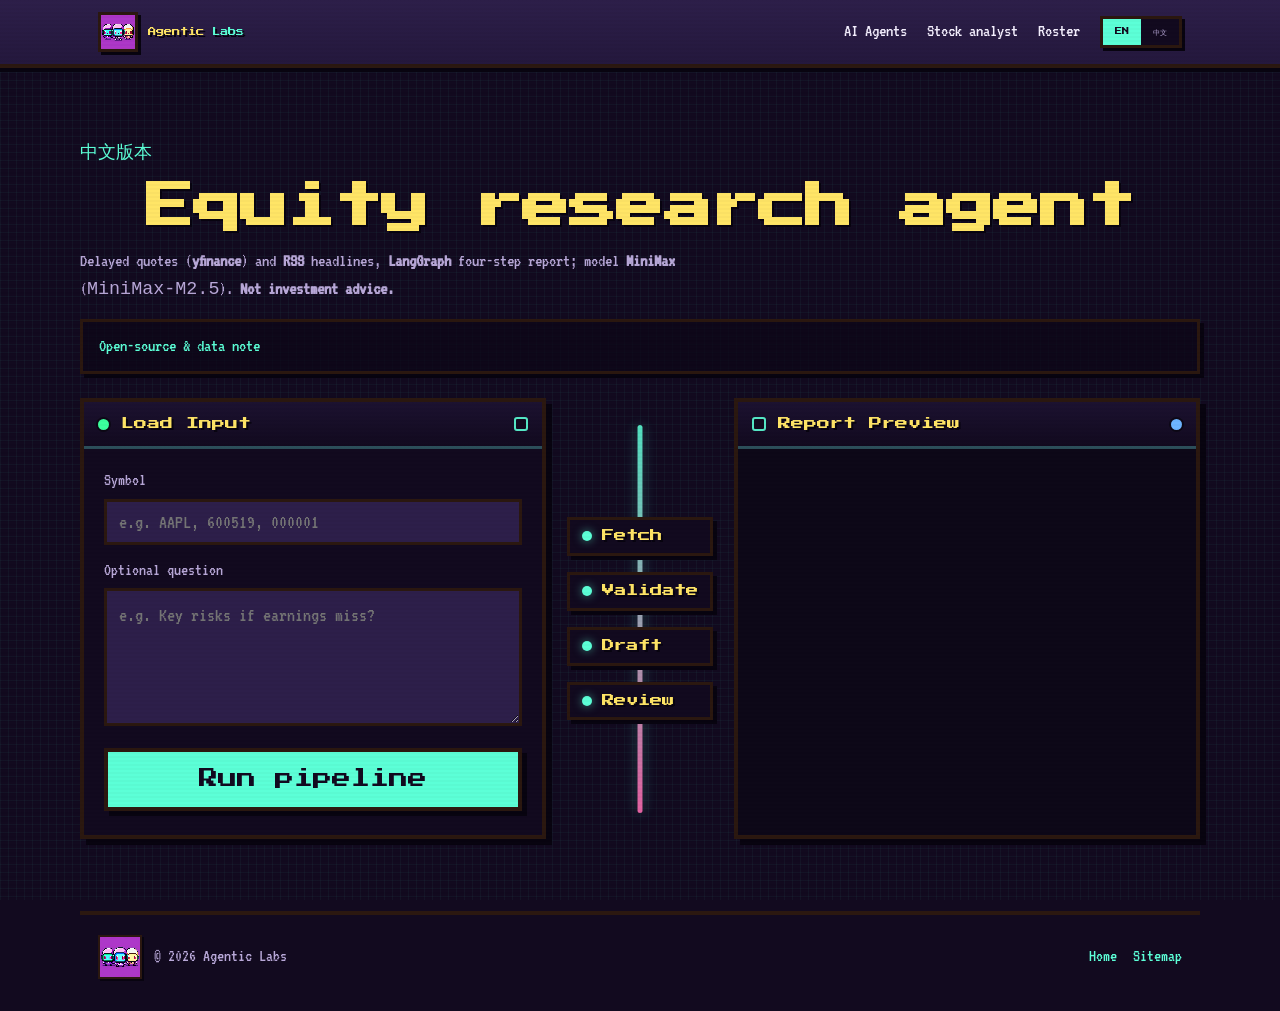
<file: en/stock-analyst.html>
<!DOCTYPE html>
<html lang="en">
<head>
  <meta charset="utf-8">
  <meta name="viewport" content="width=device-width, initial-scale=1">
  <title>Equity research agent (demo) | Agentic Labs</title>
  <meta name="description" content="Stock analyst-style AI demo: market data, news RSS, LangGraph pipeline, MiniMax M2.5. Not investment advice.">
  <meta name="theme-color" content="#120a1f">
  <link rel="canonical" href="https://3737-k.info/en/stock-analyst.html">
  <link rel="alternate" hreflang="en" href="https://3737-k.info/en/stock-analyst.html">
  <link rel="alternate" hreflang="zh-CN" href="https://3737-k.info/zh/stock-analyst.html">
  <link rel="alternate" hreflang="x-default" href="https://3737-k.info/en/stock-analyst.html">
  <link rel="icon" type="image/png" href="/assets/mascot-trio-official.png">
  <link rel="stylesheet" href="/assets/css/style.css?v=sa3">
  <!-- direct: browser -> API for long runs (Nginx 300s); same-origin /api may hit CF Function subrequest limits (502). VPS CORS must allow this site. -->
  <meta name="stock-analyst-api-direct" content="https://api.3737-k.info">
  <meta name="stock-analyst-api-base" content="https://api.3737-k.info">
</head>
<body class="sa-page">
  <a class="skip-link" href="#main">Skip to content</a>

  <header class="site-header">
    <div class="header-inner">
      <a class="logo-lockup" href="/en/index.html">
        <img class="logo-mascot-img" src="/assets/mascot-trio-official.png" width="364" height="367" alt="">
        <span class="logo-text">Agentic <span>Labs</span></span>
      </a>
      <nav class="nav-main" aria-label="Primary">
        <a href="/en/index.html#agents">AI Agents</a>
        <a href="/en/stock-analyst.html" aria-current="page">Stock analyst</a>
        <a href="/en/index.html#directory">Roster</a>
        <div class="lang-switch" role="group" aria-label="Language">
          <a href="/en/stock-analyst.html" aria-current="true">EN</a>
          <a href="/zh/stock-analyst.html">中文</a>
        </div>
      </nav>
    </div>
  </header>

  <main id="main">
    <section class="section" aria-labelledby="sa-title">
      <div class="section-inner section-inner--sa">
        <header class="sa-hero">
          <p class="sa-lang-switch"><a href="/zh/stock-analyst.html">中文版本</a></p>
          <h1 id="sa-title" class="section-title sa-title">Equity research agent</h1>
          <p class="sa-lead">
            Delayed quotes (<strong>yfinance</strong>) and <strong>RSS</strong> headlines, <strong>LangGraph</strong> four-step report; model <strong>MiniMax</strong> (<code>MiniMax-M2.5</code>).
            <strong>Not investment advice.</strong>
          </p>
        </header>

        <details class="sa-about">
          <summary class="sa-about-summary">Open-source &amp; data note</summary>
          <div class="sa-provenance" role="note">
            <strong>Note.</strong>
            This page is <em>not</em> a fork of the repos below. References:
            <a href="https://github.com/TauricResearch/TradingAgents" rel="noopener noreferrer">TauricResearch/TradingAgents</a>,
            <a href="https://github.com/langchain-ai/langgraph" rel="noopener noreferrer">langchain-ai/langgraph</a>.
            Data: public delayed quotes and RSS only.
          </div>
        </details>

        <div class="sa-graph" aria-label="ComfyUI-style nodes: input, pipeline, output">
          <div class="sa-graph-col sa-graph-col--left">
            <div class="sa-node sa-node--input">
              <div class="sa-node-head">
                <span class="sa-node-dot sa-node-dot--in" aria-hidden="true"></span>
                <span class="sa-node-title">Load Input</span>
                <span class="sa-node-port sa-node-port--out" aria-hidden="true" title="Output"></span>
              </div>
              <div class="sa-node-body">
                <form id="sa-form" class="sa-form-grid" autocomplete="off">
                  <label>Symbol
                    <input id="sa-symbol" name="symbol" type="text" placeholder="e.g. AAPL, 600519, 000001" required maxlength="32">
                  </label>
                  <label>Optional question
                    <textarea id="sa-question" name="question" rows="4" maxlength="2000" placeholder="e.g. Key risks if earnings miss?"></textarea>
                  </label>
                  <div class="sa-actions">
                    <button type="submit" class="btn btn-primary sa-run-btn" id="sa-submit">Run pipeline</button>
                  </div>
                </form>
              </div>
            </div>
          </div>

          <div class="sa-graph-rail" aria-hidden="true">
            <div class="sa-rail-line"></div>
            <ol class="sa-rail-steps">
              <li><span class="sa-rail-dot"></span>Fetch</li>
              <li><span class="sa-rail-dot"></span>Validate</li>
              <li><span class="sa-rail-dot"></span>Draft</li>
              <li><span class="sa-rail-dot"></span>Review</li>
            </ol>
          </div>

          <div class="sa-graph-col sa-graph-col--right">
            <div class="sa-node sa-node--output">
              <div class="sa-node-head">
                <span class="sa-node-port sa-node-port--in" aria-hidden="true" title="Input"></span>
                <span class="sa-node-title">Report Preview</span>
                <span class="sa-node-dot sa-node-dot--out" aria-hidden="true"></span>
              </div>
              <div class="sa-node-body">
                <p id="sa-status" class="sa-status sa-status--in-node" aria-live="polite"></p>
                <pre id="sa-output" class="sa-output" aria-live="polite"></pre>
              </div>
            </div>
          </div>
        </div>
      </div>
    </section>
  </main>

  <footer class="site-footer">
    <div class="footer-mascot">
      <img src="/assets/mascot-trio-official.png" width="364" height="367" alt="" loading="lazy" decoding="async">
      <span>© <span id="y"></span> Agentic Labs</span>
    </div>
    <div class="footer-links">
      <a href="/en/index.html">Home</a>
      <a href="/sitemap.xml">Sitemap</a>
    </div>
  </footer>

  <script>document.getElementById("y").textContent = new Date().getFullYear();</script>
  <script>
    window.SA_MSG_NO_API = "Set meta name=\"stock-analyst-api-base\" to your deployed FastAPI origin (no trailing slash), then reload.";
    window.SA_MSG_NO_SYMBOL = "Enter a ticker symbol.";
    window.SA_MSG_LOADING = "Generating report (may take a minute)…";
    window.SA_MSG_DONE = "Finished.";
  </script>
  <script src="/assets/js/stock-analyst.js?v=20" defer></script>
</body>
</html>
</file>
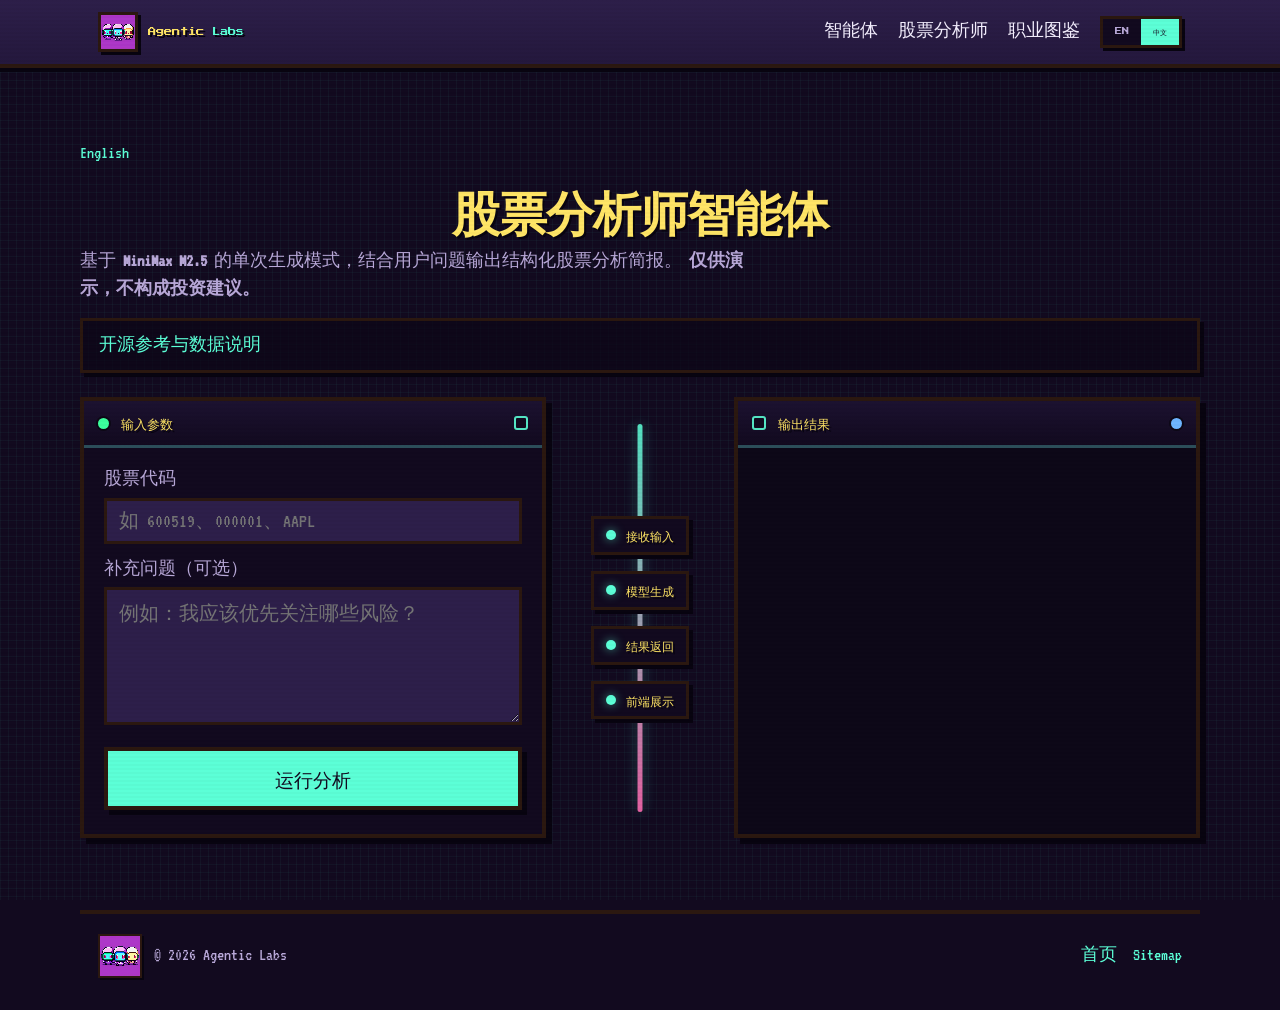
<file: zh/stock-analyst.html>
<!DOCTYPE html>
<html lang="zh-CN">
<head>
  <meta charset="utf-8">
  <meta name="viewport" content="width=device-width, initial-scale=1">
  <title>股票分析师智能体（演示）| Agentic Labs</title>
  <meta name="description" content="证券研究风格 AI 演示：延迟行情、新闻 RSS、LangGraph 工作流与 MiniMax M2.5。仅供演示，不构成投资建议。">
  <meta name="theme-color" content="#120a1f">
  <link rel="canonical" href="https://3737-k.info/zh/stock-analyst.html">
  <link rel="alternate" hreflang="en" href="https://3737-k.info/en/stock-analyst.html">
  <link rel="alternate" hreflang="zh-CN" href="https://3737-k.info/zh/stock-analyst.html">
  <link rel="alternate" hreflang="x-default" href="https://3737-k.info/en/stock-analyst.html">
  <link rel="icon" type="image/png" href="/assets/mascot-trio-official.png">
  <link rel="stylesheet" href="/assets/css/style.css?v=sa3">
  <!-- 优先直连 API，避免同源 /api 在 Cloudflare Function 子请求超时。 -->
  <meta name="stock-analyst-api-direct" content="https://api.3737-k.info">
  <meta name="stock-analyst-api-base" content="https://api.3737-k.info">
</head>
<body class="sa-page">
  <a class="skip-link" href="#main">跳到正文</a>

  <header class="site-header">
    <div class="header-inner">
      <a class="logo-lockup" href="/zh/index.html">
        <img class="logo-mascot-img" src="/assets/mascot-trio-official.png" width="364" height="367" alt="">
        <span class="logo-text">Agentic <span>Labs</span></span>
      </a>
      <nav class="nav-main" aria-label="主导航">
        <a href="/zh/index.html#agents">智能体</a>
        <a href="/zh/stock-analyst.html" aria-current="page">股票分析师</a>
        <a href="/zh/index.html#directory">职业图鉴</a>
        <div class="lang-switch" role="group" aria-label="语言">
          <a href="/en/stock-analyst.html">EN</a>
          <a href="/zh/stock-analyst.html" aria-current="true">中文</a>
        </div>
      </nav>
    </div>
  </header>

  <main id="main">
    <section class="section" aria-labelledby="sa-title">
      <div class="section-inner section-inner--sa">
        <header class="sa-hero">
          <p class="sa-lang-switch"><a href="/en/stock-analyst.html">English</a></p>
          <h1 id="sa-title" class="section-title sa-title">股票分析师智能体</h1>
          <p class="sa-lead">
            基于 <strong>MiniMax M2.5</strong> 的单次生成模式，结合用户问题输出结构化股票分析简报。
            <strong>仅供演示，不构成投资建议。</strong>
          </p>
        </header>

        <details class="sa-about">
          <summary class="sa-about-summary">开源参考与数据说明</summary>
          <div class="sa-provenance" role="note">
            <strong>说明：</strong>
            本页不是第三方项目 fork，属于本站集成与改造版本。参考：
            <a href="https://github.com/TauricResearch/TradingAgents" rel="noopener noreferrer">TauricResearch/TradingAgents</a>、
            <a href="https://github.com/langchain-ai/langgraph" rel="noopener noreferrer">langchain-ai/langgraph</a>。
            当前以演示稳定性优先，接口已改为单次模型生成。
          </div>
        </details>

        <div class="sa-graph" aria-label="ComfyUI 风格：输入、流程、输出">
          <div class="sa-graph-col sa-graph-col--left">
            <div class="sa-node sa-node--input">
              <div class="sa-node-head">
                <span class="sa-node-dot sa-node-dot--in" aria-hidden="true"></span>
                <span class="sa-node-title">输入参数</span>
                <span class="sa-node-port sa-node-port--out" aria-hidden="true" title="输出"></span>
              </div>
              <div class="sa-node-body">
                <form id="sa-form" class="sa-form-grid" autocomplete="off">
                  <label>股票代码
                    <input id="sa-symbol" name="symbol" type="text" placeholder="如 600519、000001、AAPL" required maxlength="32">
                  </label>
                  <label>补充问题（可选）
                    <textarea id="sa-question" name="question" rows="4" maxlength="2000" placeholder="例如：我应该优先关注哪些风险？"></textarea>
                  </label>
                  <div class="sa-actions">
                    <button type="submit" class="btn btn-primary sa-run-btn" id="sa-submit">运行分析</button>
                  </div>
                </form>
              </div>
            </div>
          </div>

          <div class="sa-graph-rail" aria-hidden="true">
            <div class="sa-rail-line"></div>
            <ol class="sa-rail-steps">
              <li><span class="sa-rail-dot"></span>接收输入</li>
              <li><span class="sa-rail-dot"></span>模型生成</li>
              <li><span class="sa-rail-dot"></span>结果返回</li>
              <li><span class="sa-rail-dot"></span>前端展示</li>
            </ol>
          </div>

          <div class="sa-graph-col sa-graph-col--right">
            <div class="sa-node sa-node--output">
              <div class="sa-node-head">
                <span class="sa-node-port sa-node-port--in" aria-hidden="true" title="输入"></span>
                <span class="sa-node-title">输出结果</span>
                <span class="sa-node-dot sa-node-dot--out" aria-hidden="true"></span>
              </div>
              <div class="sa-node-body">
                <p id="sa-status" class="sa-status sa-status--in-node" aria-live="polite"></p>
                <pre id="sa-output" class="sa-output" aria-live="polite"></pre>
              </div>
            </div>
          </div>
        </div>
      </div>
    </section>
  </main>

  <footer class="site-footer">
    <div class="footer-mascot">
      <img src="/assets/mascot-trio-official.png" width="364" height="367" alt="" loading="lazy" decoding="async">
      <span>© <span id="y"></span> Agentic Labs</span>
    </div>
    <div class="footer-links">
      <a href="/zh/index.html">首页</a>
      <a href="/sitemap.xml">Sitemap</a>
    </div>
  </footer>

  <script>document.getElementById("y").textContent = new Date().getFullYear();</script>
  <script>
    window.SA_MSG_NO_API = "请在页面 head 中配置 stock-analyst-api-base 后再刷新。";
    window.SA_MSG_NO_SYMBOL = "请输入股票代码。";
    window.SA_MSG_LOADING = "正在生成分析内容，请稍候…";
    window.SA_MSG_DONE = "已完成。";
  </script>
  <script src="/assets/js/stock-analyst.js?v=20" defer></script>
</body>
</html>
</file>
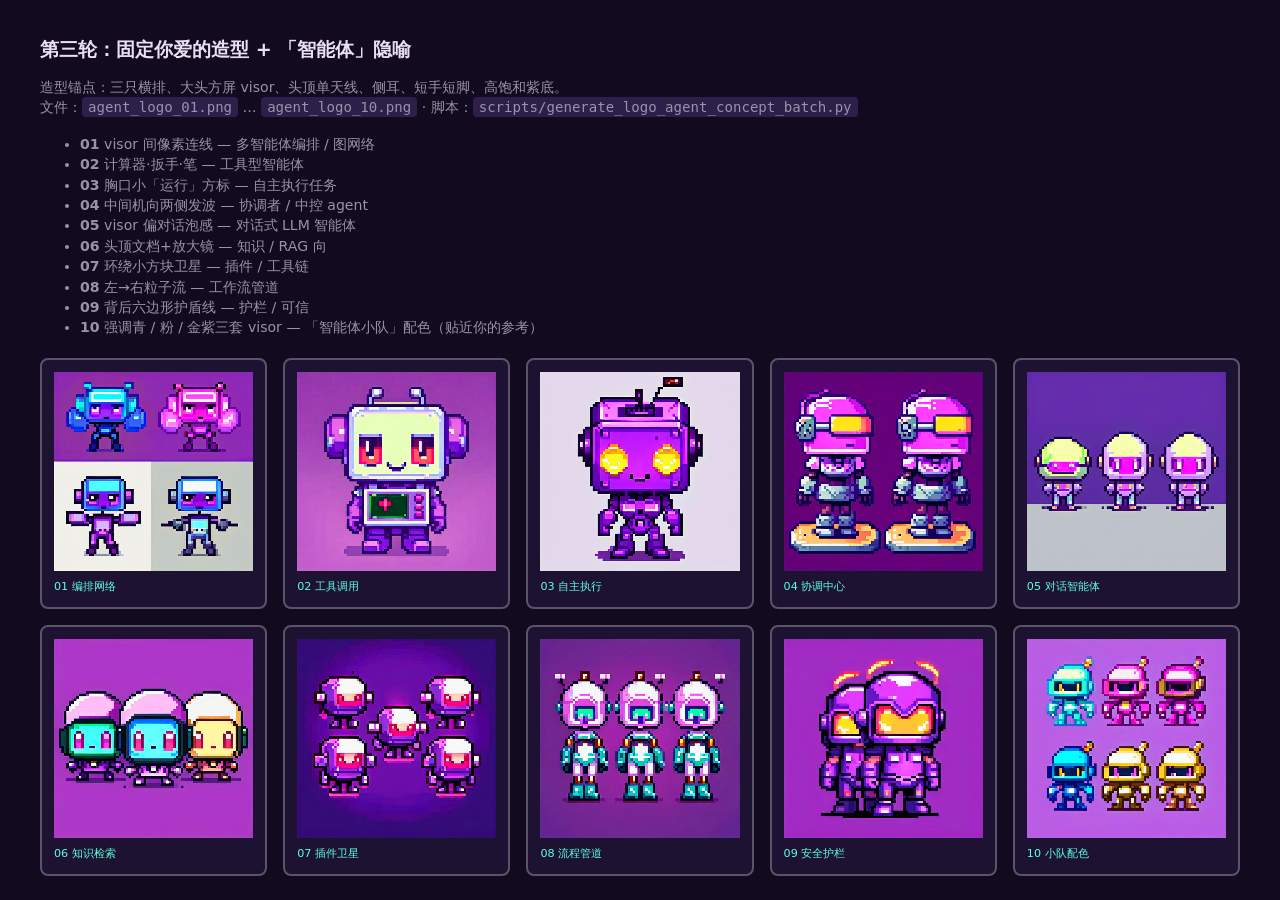
<file: assets/logos-candidates/preview-agent-concepts.html>
<!DOCTYPE html>
<html lang="zh-CN">
<head>
  <meta charset="utf-8">
  <meta name="viewport" content="width=device-width, initial-scale=1">
  <title>智能体概念 Logo ×10 — visor 三机横排</title>
  <style>
    body { font-family: system-ui, sans-serif; background: #120a1f; color: #e8e0f0; padding: 24px; max-width: 1200px; margin: 0 auto; }
    h1 { font-size: 1.2rem; }
    p, li { color: #9a92a8; font-size: 0.88rem; line-height: 1.45; }
    .grid { display: grid; grid-template-columns: repeat(auto-fill, minmax(200px, 1fr)); gap: 16px; margin-top: 20px; }
    figure { margin: 0; background: #1e1233; padding: 12px; border: 2px solid #5a5468; border-radius: 8px; }
    img { width: 100%; height: auto; display: block; image-rendering: pixelated; image-rendering: crisp-edges; }
    figcaption { margin-top: 8px; font-size: 0.7rem; color: #5cffd7; line-height: 1.4; }
    code { background: #2d1f4a; padding: 2px 6px; border-radius: 4px; }
  </style>
</head>
<body>
  <h1>第三轮：固定你爱的造型 + 「智能体」隐喻</h1>
  <p>造型锚点：三只横排、大头方屏 visor、头顶单天线、侧耳、短手短脚、高饱和紫底。<br>
  文件：<code>agent_logo_01.png</code> … <code>agent_logo_10.png</code> · 脚本：<code>scripts/generate_logo_agent_concept_batch.py</code></p>
  <ul>
    <li><strong>01</strong> visor 间像素连线 — 多智能体编排 / 图网络</li>
    <li><strong>02</strong> 计算器·扳手·笔 — 工具型智能体</li>
    <li><strong>03</strong> 胸口小「运行」方标 — 自主执行任务</li>
    <li><strong>04</strong> 中间机向两侧发波 — 协调者 / 中控 agent</li>
    <li><strong>05</strong> visor 偏对话泡感 — 对话式 LLM 智能体</li>
    <li><strong>06</strong> 头顶文档+放大镜 — 知识 / RAG 向</li>
    <li><strong>07</strong> 环绕小方块卫星 — 插件 / 工具链</li>
    <li><strong>08</strong> 左→右粒子流 — 工作流管道</li>
    <li><strong>09</strong> 背后六边形护盾线 — 护栏 / 可信</li>
    <li><strong>10</strong> 强调青 / 粉 / 金紫三套 visor — 「智能体小队」配色（贴近你的参考）</li>
  </ul>
  <div class="grid">
    <figure><img src="agent_logo_01.png" alt="01" width="640" height="640"><figcaption>01 编排网络</figcaption></figure>
    <figure><img src="agent_logo_02.png" alt="02" width="640" height="640"><figcaption>02 工具调用</figcaption></figure>
    <figure><img src="agent_logo_03.png" alt="03" width="640" height="640"><figcaption>03 自主执行</figcaption></figure>
    <figure><img src="agent_logo_04.png" alt="04" width="640" height="640"><figcaption>04 协调中心</figcaption></figure>
    <figure><img src="agent_logo_05.png" alt="05" width="640" height="640"><figcaption>05 对话智能体</figcaption></figure>
    <figure><img src="agent_logo_06.png" alt="06" width="640" height="640"><figcaption>06 知识检索</figcaption></figure>
    <figure><img src="agent_logo_07.png" alt="07" width="640" height="640"><figcaption>07 插件卫星</figcaption></figure>
    <figure><img src="agent_logo_08.png" alt="08" width="640" height="640"><figcaption>08 流程管道</figcaption></figure>
    <figure><img src="agent_logo_09.png" alt="09" width="640" height="640"><figcaption>09 安全护栏</figcaption></figure>
    <figure><img src="agent_logo_10.png" alt="10" width="640" height="640"><figcaption>10 小队配色</figcaption></figure>
  </div>
</body>
</html>
</file>
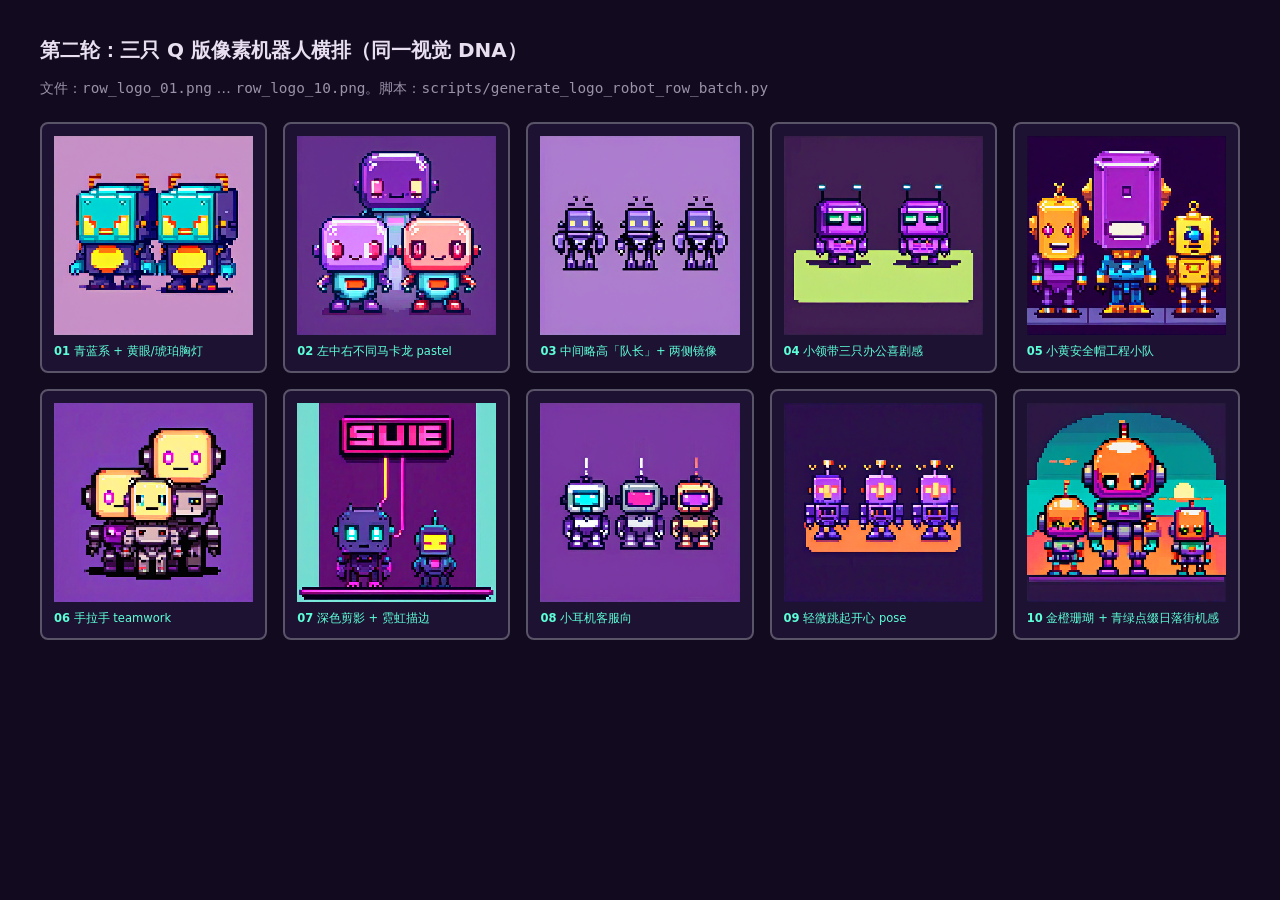
<file: assets/logos-candidates/preview-row-robots.html>
<!DOCTYPE html>
<html lang="zh-CN">
<head>
  <meta charset="utf-8">
  <meta name="viewport" content="width=device-width, initial-scale=1">
  <title>三只一排机器人 Logo ×10 — 第二轮</title>
  <style>
    body { font-family: system-ui, sans-serif; background: #120a1f; color: #e8e0f0; padding: 24px; max-width: 1200px; margin: 0 auto; }
    h1 { font-size: 1.25rem; }
    p { color: #9a92a8; font-size: 0.9rem; }
    .grid { display: grid; grid-template-columns: repeat(auto-fill, minmax(200px, 1fr)); gap: 16px; margin-top: 24px; }
    figure { margin: 0; background: #1e1233; padding: 12px; border: 2px solid #5a5468; border-radius: 8px; }
    img { width: 100%; height: auto; display: block; image-rendering: pixelated; image-rendering: crisp-edges; }
    figcaption { margin-top: 8px; font-size: 0.72rem; color: #5cffd7; line-height: 1.4; }
  </style>
</head>
<body>
  <h1>第二轮：三只 Q 版像素机器人横排（同一视觉 DNA）</h1>
  <p>文件：<code>row_logo_01.png</code> … <code>row_logo_10.png</code>。脚本：<code>scripts/generate_logo_robot_row_batch.py</code></p>
  <div class="grid">
    <figure><img src="row_logo_01.png" alt="01" width="640" height="640"><figcaption><strong>01</strong> 青蓝系 + 黄眼/琥珀胸灯</figcaption></figure>
    <figure><img src="row_logo_02.png" alt="02" width="640" height="640"><figcaption><strong>02</strong> 左中右不同马卡龙 pastel</figcaption></figure>
    <figure><img src="row_logo_03.png" alt="03" width="640" height="640"><figcaption><strong>03</strong> 中间略高「队长」+ 两侧镜像</figcaption></figure>
    <figure><img src="row_logo_04.png" alt="04" width="640" height="640"><figcaption><strong>04</strong> 小领带三只办公喜剧感</figcaption></figure>
    <figure><img src="row_logo_05.png" alt="05" width="640" height="640"><figcaption><strong>05</strong> 小黄安全帽工程小队</figcaption></figure>
    <figure><img src="row_logo_06.png" alt="06" width="640" height="640"><figcaption><strong>06</strong> 手拉手 teamwork</figcaption></figure>
    <figure><img src="row_logo_07.png" alt="07" width="640" height="640"><figcaption><strong>07</strong> 深色剪影 + 霓虹描边</figcaption></figure>
    <figure><img src="row_logo_08.png" alt="08" width="640" height="640"><figcaption><strong>08</strong> 小耳机客服向</figcaption></figure>
    <figure><img src="row_logo_09.png" alt="09" width="640" height="640"><figcaption><strong>09</strong> 轻微跳起开心 pose</figcaption></figure>
    <figure><img src="row_logo_10.png" alt="10" width="640" height="640"><figcaption><strong>10</strong> 金橙珊瑚 + 青绿点缀日落街机感</figcaption></figure>
  </div>
</body>
</html>
</file>
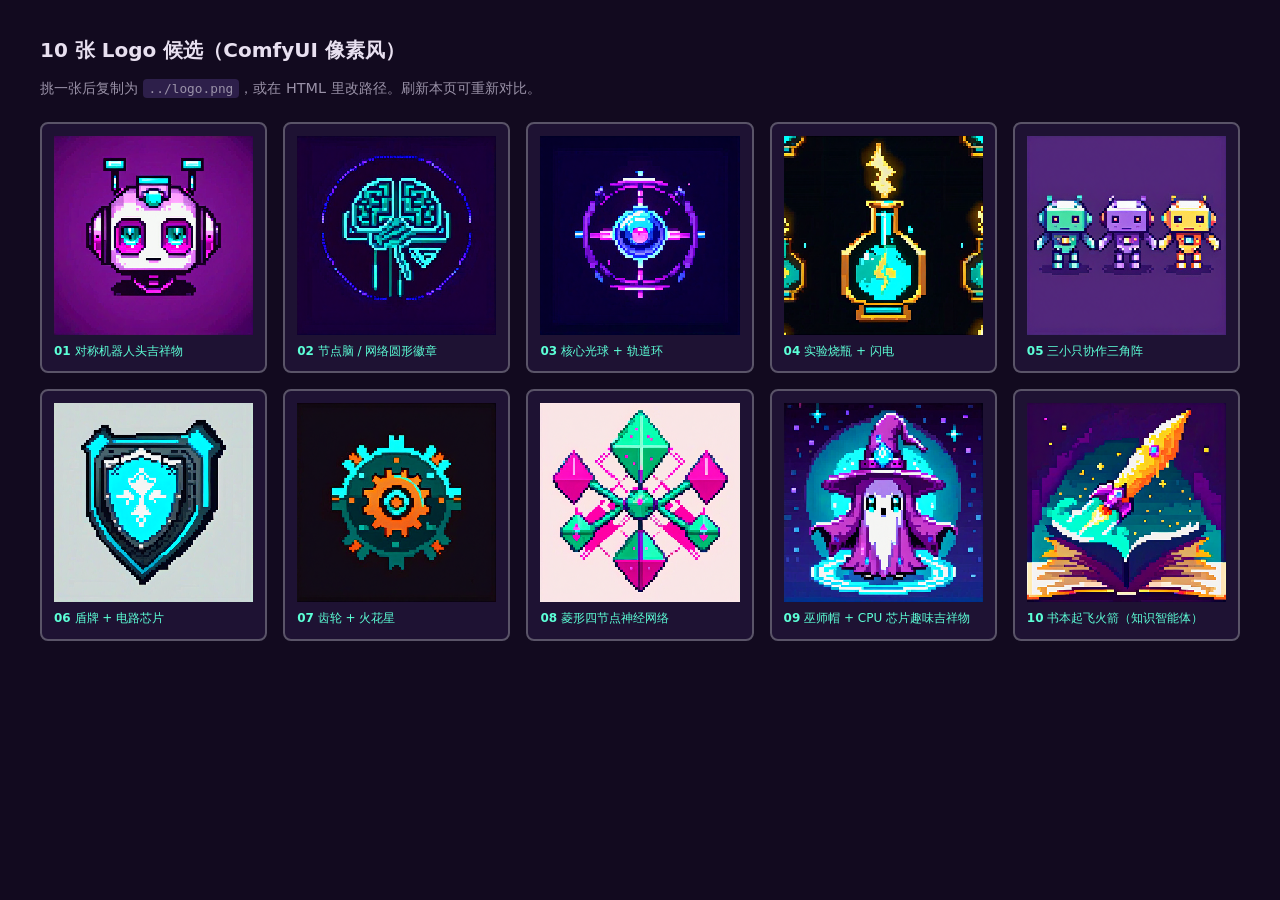
<file: assets/logos-candidates/preview.html>
<!DOCTYPE html>
<html lang="zh-CN">
<head>
  <meta charset="utf-8">
  <meta name="viewport" content="width=device-width, initial-scale=1">
  <title>Logo 候选 ×10 — Agentic Labs</title>
  <style>
    body { font-family: system-ui, sans-serif; background: #120a1f; color: #e8e0f0; padding: 24px; max-width: 1200px; margin: 0 auto; }
    h1 { font-size: 1.25rem; }
    p { color: #9a92a8; font-size: 0.9rem; }
    .grid { display: grid; grid-template-columns: repeat(auto-fill, minmax(200px, 1fr)); gap: 16px; margin-top: 24px; }
    figure { margin: 0; background: #1e1233; padding: 12px; border: 2px solid #5a5468; border-radius: 8px; }
    img { width: 100%; height: auto; display: block; image-rendering: pixelated; image-rendering: crisp-edges; }
    figcaption { margin-top: 8px; font-size: 0.75rem; color: #5cffd7; line-height: 1.35; }
    code { background: #2d1f4a; padding: 2px 6px; border-radius: 4px; font-size: 0.8rem; }
  </style>
</head>
<body>
  <h1>10 张 Logo 候选（ComfyUI 像素风）</h1>
  <p>挑一张后复制为 <code>../logo.png</code>，或在 HTML 里改路径。刷新本页可重新对比。</p>
  <div class="grid">
    <figure><img src="logo_candidate_01.png" alt="01" width="640" height="640"><figcaption><strong>01</strong> 对称机器人头吉祥物</figcaption></figure>
    <figure><img src="logo_candidate_02.png" alt="02" width="640" height="640"><figcaption><strong>02</strong> 节点脑 / 网络圆形徽章</figcaption></figure>
    <figure><img src="logo_candidate_03.png" alt="03" width="640" height="640"><figcaption><strong>03</strong> 核心光球 + 轨道环</figcaption></figure>
    <figure><img src="logo_candidate_04.png" alt="04" width="640" height="640"><figcaption><strong>04</strong> 实验烧瓶 + 闪电</figcaption></figure>
    <figure><img src="logo_candidate_05.png" alt="05" width="640" height="640"><figcaption><strong>05</strong> 三小只协作三角阵</figcaption></figure>
    <figure><img src="logo_candidate_06.png" alt="06" width="640" height="640"><figcaption><strong>06</strong> 盾牌 + 电路芯片</figcaption></figure>
    <figure><img src="logo_candidate_07.png" alt="07" width="640" height="640"><figcaption><strong>07</strong> 齿轮 + 火花星</figcaption></figure>
    <figure><img src="logo_candidate_08.png" alt="08" width="640" height="640"><figcaption><strong>08</strong> 菱形四节点神经网络</figcaption></figure>
    <figure><img src="logo_candidate_09.png" alt="09" width="640" height="640"><figcaption><strong>09</strong> 巫师帽 + CPU 芯片趣味吉祥物</figcaption></figure>
    <figure><img src="logo_candidate_10.png" alt="10" width="640" height="640"><figcaption><strong>10</strong> 书本起飞火箭（知识智能体）</figcaption></figure>
  </div>
</body>
</html>
</file>
<file: assets/css/style.css>
/* Agentic Labs — pixel-game UI (assets generated via ComfyUI PixelArt XL) */
@import url("https://fonts.googleapis.com/css2?family=Press+Start+2P&family=VT323&display=swap");

:root {
  --px-bg-deep: #120a1f;
  --px-bg: #1e1233;
  --px-panel: #2d1f4a;
  --px-border: #f9e8a8;
  --px-border-dark: #2b1810;
  --px-text: #f5f0ff;
  --px-muted: #b8a8d8;
  --px-cyan: #5cffd7;
  --px-pink: #ff6eb4;
  --px-yellow: #ffe566;
  --px-shadow: #080410;
  --px-max: 960px;
  --px-max-wide: 1120px;
  --font-pixel: "VT323", "SimSun", monospace;
  --font-title: "Press Start 2P", monospace;
}

*,
*::before,
*::after {
  box-sizing: border-box;
}

html {
  scroll-behavior: smooth;
}

body {
  margin: 0;
  font-family: var(--font-pixel);
  font-size: 1.35rem;
  line-height: 1.35;
  color: var(--px-text);
  background: var(--px-bg-deep);
  min-height: 100vh;
  position: relative;
}

/* Subtle grid floor */
body::before {
  content: "";
  position: fixed;
  inset: 0;
  z-index: -2;
  background-color: var(--px-bg-deep);
  background-image:
    linear-gradient(rgba(92, 255, 215, 0.04) 1px, transparent 1px),
    linear-gradient(90deg, rgba(92, 255, 215, 0.04) 1px, transparent 1px);
  background-size: 8px 8px;
  pointer-events: none;
}

/* Light scanline overlay */
body::after {
  content: "";
  position: fixed;
  inset: 0;
  z-index: 9999;
  pointer-events: none;
  background: repeating-linear-gradient(
    0deg,
    transparent,
    transparent 2px,
    rgba(0, 0, 0, 0.06) 2px,
    rgba(0, 0, 0, 0.06) 4px
  );
  opacity: 0.35;
}

a {
  color: var(--px-cyan);
  text-decoration: none;
}

a:hover {
  color: var(--px-yellow);
  text-decoration: underline;
}

.skip-link {
  position: absolute;
  left: -9999px;
  top: 0;
  padding: 0.5rem 1rem;
  background: var(--px-pink);
  color: var(--px-bg-deep);
  z-index: 100000;
  font-family: var(--font-title);
  font-size: 0.55rem;
}

.skip-link:focus {
  left: 0.5rem;
  top: 0.5rem;
}

/* —— Header —— */
.site-header {
  position: sticky;
  top: 0;
  z-index: 100;
  background: linear-gradient(180deg, var(--px-panel) 0%, #24183d 100%);
  border-bottom: 4px solid var(--px-border-dark);
  box-shadow: 0 4px 0 var(--px-shadow);
}

.header-inner {
  max-width: var(--px-max-wide);
  margin: 0 auto;
  padding: 12px 18px;
  display: flex;
  align-items: center;
  justify-content: space-between;
  gap: 1rem;
  flex-wrap: wrap;
}

/* Logo + official pixel mascots */
.logo-lockup {
  display: inline-flex;
  align-items: center;
  gap: 10px;
  text-decoration: none;
}

.logo-lockup:hover {
  opacity: 0.92;
  text-decoration: none;
}

.logo-lockup .logo-mascot-img {
  height: 40px;
  width: auto;
  display: block;
  image-rendering: pixelated;
  image-rendering: crisp-edges;
  border: 3px solid var(--px-border-dark);
  box-shadow: 3px 3px 0 var(--px-shadow);
  background: #2d1f4a;
}

.logo-text {
  font-family: var(--font-title);
  font-size: 0.52rem;
  line-height: 1.55;
  color: var(--px-yellow);
  text-shadow: 2px 2px 0 var(--px-shadow);
}

.logo-text span {
  color: var(--px-cyan);
}

.logo {
  font-family: var(--font-title);
  font-size: 0.65rem;
  line-height: 1.6;
  color: var(--px-yellow);
  text-shadow: 2px 2px 0 var(--px-shadow);
  text-decoration: none;
}

.logo:hover {
  color: var(--px-cyan);
  text-decoration: none;
}

.logo span {
  color: var(--px-cyan);
}

.nav-main {
  display: flex;
  align-items: center;
  gap: 10px 20px;
  flex-wrap: wrap;
}

.nav-main > a {
  font-size: 1.15rem;
  color: var(--px-text);
  text-decoration: none;
  padding: 4px 0;
  border-bottom: 2px solid transparent;
}

.nav-main > a:hover {
  color: var(--px-cyan);
  border-bottom-color: var(--px-pink);
  text-decoration: none;
}

.lang-switch {
  display: inline-flex;
  border: 3px solid var(--px-border-dark);
  box-shadow: 3px 3px 0 var(--px-shadow);
  background: var(--px-bg-deep);
}

.lang-switch a {
  font-family: var(--font-title);
  font-size: 0.45rem;
  padding: 8px 12px;
  color: var(--px-muted);
  text-decoration: none;
}

.lang-switch a:hover {
  color: var(--px-cyan);
  text-decoration: none;
}

.lang-switch a[aria-current="true"] {
  background: var(--px-cyan);
  color: var(--px-bg-deep);
}

/* —— Hero —— */
.hero {
  text-align: center;
  padding: 32px 16px 40px;
  max-width: var(--px-max-wide);
  margin: 0 auto;
}

.hero-eyebrow {
  font-family: var(--font-title);
  font-size: 0.5rem;
  line-height: 1.8;
  color: var(--px-pink);
  text-transform: uppercase;
  letter-spacing: 0.08em;
  margin: 0 0 16px;
}

.hero h1 {
  font-family: var(--font-title);
  font-size: clamp(0.85rem, 3.6vw, 1.15rem);
  line-height: 1.65;
  font-weight: 400;
  margin: 0 auto 20px;
  max-width: 42rem;
  color: var(--px-text);
  text-shadow: 3px 3px 0 var(--px-shadow);
}

.hero h1 .headline-accent {
  color: var(--px-cyan);
  text-shadow:
    2px 2px 0 var(--px-pink),
    4px 4px 0 var(--px-shadow);
}

.hero-lead {
  font-size: 1.4rem;
  line-height: 1.4;
  color: var(--px-muted);
  max-width: 36rem;
  margin: 0 auto 24px;
}

.hero-lead strong {
  color: var(--px-yellow);
}

.hero-media {
  margin: 20px auto 28px;
  max-width: min(100%, 920px);
  padding: 6px;
  background: var(--px-border-dark);
  border: 4px solid var(--px-border);
  box-shadow:
    6px 6px 0 var(--px-shadow),
    inset 0 0 0 2px rgba(92, 255, 215, 0.15);
  image-rendering: pixelated;
  image-rendering: crisp-edges;
}

.hero-media img {
  width: 100%;
  height: auto;
  display: block;
  image-rendering: pixelated;
  image-rendering: crisp-edges;
  -ms-interpolation-mode: nearest-neighbor;
}

/* Official mascot trio — tighter frame, centered */
.hero-media--mascot {
  max-width: min(100%, 420px);
  margin-left: auto;
  margin-right: auto;
}

.hero-mascot-caption {
  margin: 12px auto 0;
  max-width: 36ch;
  font-size: 1.15rem;
  line-height: 1.35;
  color: var(--px-muted);
  text-align: center;
}

.hero-banner-secondary {
  margin-top: 28px;
  max-width: min(100%, 920px);
  margin-left: auto;
  margin-right: auto;
  opacity: 0.92;
}

.footer-mascot {
  display: flex;
  align-items: center;
  gap: 12px;
  flex-wrap: wrap;
}

.footer-mascot img {
  height: 44px;
  width: auto;
  image-rendering: pixelated;
  image-rendering: crisp-edges;
  border: 2px solid var(--px-border-dark);
  box-shadow: 2px 2px 0 var(--px-shadow);
}

.cta-row {
  display: flex;
  flex-wrap: wrap;
  gap: 16px;
  justify-content: center;
  align-items: center;
}

/* —— Buttons (pixel bevel) —— */
.btn {
  display: inline-flex;
  align-items: center;
  justify-content: center;
  padding: 12px 22px;
  font-family: var(--font-title);
  font-size: 0.55rem;
  line-height: 1.4;
  border: 4px solid var(--px-border-dark);
  cursor: pointer;
  text-decoration: none;
  transition: transform 0.08s ease, box-shadow 0.08s ease;
}

.btn:focus-visible {
  outline: 3px solid var(--px-yellow);
  outline-offset: 2px;
}

.btn-primary {
  background: var(--px-cyan);
  color: var(--px-bg-deep);
  box-shadow: 5px 5px 0 var(--px-shadow);
}

.btn-primary:hover {
  transform: translate(1px, 1px);
  box-shadow: 4px 4px 0 var(--px-shadow);
  text-decoration: none;
  color: var(--px-bg-deep);
}

.btn-ghost {
  background: transparent;
  color: var(--px-yellow);
  border-color: var(--px-yellow);
  box-shadow: 4px 4px 0 var(--px-shadow);
}

.btn-ghost:hover {
  background: rgba(255, 229, 102, 0.12);
  text-decoration: none;
  color: var(--px-cyan);
  border-color: var(--px-cyan);
}

/* —— Sections —— */
.section {
  padding: 56px 16px;
}

.section--muted {
  background: rgba(30, 18, 51, 0.65);
  border-top: 4px dashed rgba(249, 232, 168, 0.25);
  border-bottom: 4px dashed rgba(249, 232, 168, 0.25);
}

/* AI News Section */
.section--news {
  background: rgba(45, 31, 74, 0.5);
  border-top: 4px dashed var(--px-pink);
  border-bottom: 4px dashed var(--px-pink);
}

.news-grid {
  display: grid;
  grid-template-columns: repeat(auto-fit, minmax(280px, 1fr));
  gap: 16px;
  margin-top: 24px;
}

.news-card {
  background: var(--px-panel);
  border: 3px solid var(--px-border-dark);
  padding: 16px;
  border-radius: 4px;
  transition: transform 0.2s, box-shadow 0.2s;
}

.news-card:hover {
  transform: translate(-2px, -2px);
  box-shadow: 6px 6px 0 var(--px-shadow);
}

.news-date {
  font-size: 0.9rem;
  color: var(--px-cyan);
  display: block;
  margin-bottom: 8px;
}

.news-card h3 {
  font-family: var(--font-pixel);
  font-size: 1.1rem;
  margin: 0 0 8px;
  color: var(--px-text);
  line-height: 1.3;
}

.news-card p {
  font-size: 1rem;
  color: var(--px-muted);
  margin: 0 0 12px;
  line-height: 1.4;
}

.news-card a {
  font-size: 0.95rem;
  color: var(--px-pink);
}

.news-card a:hover {
  color: var(--px-yellow);
}

.section-inner {
  max-width: var(--px-max);
  margin: 0 auto;
}

.section-title {
  font-family: var(--font-title);
  font-size: clamp(0.65rem, 2.8vw, 0.85rem);
  line-height: 1.6;
  text-align: center;
  margin: 0 auto 12px;
  max-width: 32rem;
  color: var(--px-yellow);
  text-shadow: 2px 2px 0 var(--px-shadow);
}

.section-desc {
  font-size: 1.35rem;
  text-align: center;
  color: var(--px-muted);
  max-width: 40rem;
  margin: 0 auto 36px;
  line-height: 1.35;
}

.section-desc strong {
  color: var(--px-text);
}

.card-grid {
  display: grid;
  grid-template-columns: repeat(3, 1fr);
  gap: 20px;
}

@media (max-width: 820px) {
  .card-grid {
    grid-template-columns: 1fr;
    max-width: 420px;
    margin: 0 auto;
  }
}

.card {
  position: relative;
  padding: 24px 20px;
  border: 4px solid var(--px-border);
  box-shadow: 6px 6px 0 var(--px-shadow);
  background-color: var(--px-panel);
  background-image: url("../pixel-ui-panel.png");
  background-size: cover;
  background-position: center;
  background-blend-mode: multiply;
  overflow: hidden;
}

.card::after {
  content: "";
  position: absolute;
  inset: 0;
  background: linear-gradient(180deg, rgba(18, 10, 31, 0.55) 0%, rgba(18, 10, 31, 0.75) 100%);
  pointer-events: none;
  z-index: 0;
}

.card > * {
  position: relative;
  z-index: 1;
}

.card:hover {
  transform: translate(-2px, -2px);
  box-shadow: 8px 8px 0 var(--px-shadow);
}

.card-icon {
  width: 48px;
  height: 48px;
  line-height: 48px;
  text-align: center;
  font-size: 1.5rem;
  margin-bottom: 12px;
  background: var(--px-bg-deep);
  border: 3px solid var(--px-cyan);
  box-shadow: 3px 3px 0 var(--px-shadow);
}

.card h3 {
  font-family: var(--font-title);
  font-size: 0.52rem;
  line-height: 1.6;
  margin: 0 0 10px;
  color: var(--px-cyan);
}

.card p {
  margin: 0;
  font-size: 1.2rem;
  color: var(--px-muted);
  line-height: 1.35;
}

.card p strong {
  color: var(--px-yellow);
}

/* —— Agent roster (by profession) —— */
.agent-directory {
  text-align: left;
}

.agent-category {
  margin-bottom: 40px;
}

.agent-category:last-child {
  margin-bottom: 0;
}

.agent-category-title {
  font-family: var(--font-title);
  font-size: clamp(0.42rem, 1.6vw, 0.52rem);
  line-height: 1.5;
  color: var(--px-cyan);
  margin: 0 0 18px;
  padding: 8px 0 8px 14px;
  border-left: 5px solid var(--px-yellow);
  text-shadow: 2px 2px 0 var(--px-shadow);
  background: linear-gradient(90deg, rgba(92, 255, 215, 0.08), transparent);
}

.agent-grid {
  display: grid;
  grid-template-columns: repeat(auto-fill, minmax(220px, 1fr));
  gap: 18px;
}

.agent-card {
  display: flex;
  flex-direction: column;
  align-items: flex-start;
  padding: 18px 16px 16px;
  border: 4px solid var(--px-border-dark);
  background: var(--px-bg-deep);
  box-shadow: 5px 5px 0 var(--px-shadow);
  transition: transform 0.12s ease, box-shadow 0.12s ease;
}

.agent-card--soon {
  filter: grayscale(1);
  opacity: 0.55;
  cursor: not-allowed;
  pointer-events: none;
  user-select: none;
}

.agent-avatar {
  width: 56px;
  height: 56px;
  flex-shrink: 0;
  margin-bottom: 12px;
  border: 3px solid #5a5468;
  box-shadow: 3px 3px 0 var(--px-shadow);
  background: #1e1a28;
  image-rendering: pixelated;
  image-rendering: crisp-edges;
}

.agent-avatar svg {
  display: block;
  width: 100%;
  height: 100%;
}

.agent-card h4 {
  font-family: var(--font-title);
  font-size: 0.48rem;
  line-height: 1.55;
  margin: 0 0 8px;
  color: var(--px-yellow);
}

.agent-card p {
  margin: 0;
  font-size: 1.15rem;
  line-height: 1.35;
  color: var(--px-muted);
  flex: 1;
}

.agent-badge {
  display: inline-block;
  margin-top: 14px;
  font-family: var(--font-title);
  font-size: 0.38rem;
  line-height: 1.4;
  padding: 6px 10px;
  color: #9a92a8;
  border: 2px solid #5a5468;
  background: rgba(0, 0, 0, 0.35);
  letter-spacing: 0.04em;
}

/* —— FAQ —— */
.faq-list {
  max-width: 640px;
  margin: 0 auto;
}

details.faq-item {
  border: 3px solid var(--px-border-dark);
  margin-bottom: 12px;
  background: var(--px-bg-deep);
  box-shadow: 4px 4px 0 var(--px-shadow);
}

details.faq-item summary {
  cursor: pointer;
  font-family: var(--font-title);
  font-size: 0.48rem;
  line-height: 1.7;
  padding: 14px 40px 14px 14px;
  list-style: none;
  color: var(--px-yellow);
  position: relative;
}

details.faq-item summary::-webkit-details-marker {
  display: none;
}

details.faq-item summary::after {
  content: ">";
  position: absolute;
  right: 14px;
  top: 50%;
  transform: translateY(-50%) rotate(90deg);
  transition: transform 0.2s ease;
  color: var(--px-cyan);
  font-size: 0.7rem;
}

details.faq-item[open] summary::after {
  transform: translateY(-50%) rotate(-90deg);
}

details.faq-item .faq-a {
  padding: 0 14px 16px;
  font-size: 1.25rem;
  color: var(--px-muted);
  border-top: 2px dashed rgba(92, 255, 215, 0.2);
  margin: 0 14px;
  padding-top: 12px;
}

details.faq-item .faq-a strong {
  color: var(--px-text);
}

/* —— CTA —— */
.cta-band {
  padding: 48px 16px 64px;
  background: var(--px-bg-deep);
}

.cta-band-inner {
  max-width: 720px;
  margin: 0 auto;
  text-align: center;
  padding: 28px 24px 32px;
  border: 4px solid var(--px-border);
  box-shadow: 8px 8px 0 var(--px-shadow);
  background-color: var(--px-panel);
  background-image: url("../pixel-ui-cta.png");
  background-size: cover;
  background-position: center;
  position: relative;
  overflow: hidden;
}

.cta-band-inner::before {
  content: "";
  position: absolute;
  inset: 0;
  background: rgba(10, 6, 18, 0.72);
  z-index: 0;
}

.cta-band-inner > * {
  position: relative;
  z-index: 1;
}

.cta-band-inner h2 {
  font-family: var(--font-title);
  font-size: 0.58rem;
  line-height: 1.6;
  margin: 0 0 12px;
  color: var(--px-pink);
  text-shadow: 2px 2px 0 var(--px-shadow);
}

.cta-band-inner > p {
  font-size: 1.3rem;
  color: var(--px-muted);
  margin: 0 0 20px;
}

.cta-note {
  margin-top: 14px;
  font-size: 1rem;
  color: var(--px-muted);
  opacity: 0.85;
}

/* —— Footer —— */
.site-footer {
  padding: 20px 18px 32px;
  max-width: var(--px-max-wide);
  margin: 0 auto;
  display: flex;
  flex-wrap: wrap;
  gap: 12px;
  justify-content: space-between;
  align-items: center;
  font-size: 1.1rem;
  color: var(--px-muted);
  border-top: 4px solid var(--px-border-dark);
}

.footer-links {
  display: flex;
  gap: 16px;
  flex-wrap: wrap;
}

.footer-links a {
  color: var(--px-cyan);
}

.footer-links a:hover {
  color: var(--px-yellow);
}

/* —— Live agent card —— */
.agent-card--live {
  text-decoration: none;
  color: inherit;
  cursor: pointer;
  pointer-events: auto;
  border-color: var(--px-cyan);
  box-shadow: 5px 5px 0 rgba(92, 255, 215, 0.25);
}

.agent-card--live:hover {
  transform: translate(-2px, -2px);
  box-shadow: 7px 7px 0 var(--px-shadow);
  border-color: var(--px-yellow);
}

.agent-card--live .agent-badge {
  color: var(--px-cyan);
  border-color: var(--px-cyan);
}

/* —— Stock analyst tool page (ComfyUI-inspired layout; not generated by ComfyUI) —— */
.sa-page .section-inner {
  max-width: var(--px-max-wide);
}

.sa-page .section-inner--sa {
  max-width: min(1120px, 100%);
}

.sa-hero {
  margin-bottom: 1rem;
}

/* Title: was too small vs rest of page */
.sa-page h1.section-title.sa-title,
.sa-page h1.sa-title {
  font-size: clamp(1.85rem, 5vw, 3rem);
  line-height: 1.12;
  max-width: none;
  margin-bottom: 0.75rem;
  letter-spacing: -0.02em;
}

.sa-page h1.section-title:not(.sa-title) {
  font-size: clamp(0.95rem, 4.2vw, 1.35rem);
  max-width: 48rem;
  margin-bottom: 1rem;
}

.sa-page .section-desc {
  font-size: 1.15rem;
}

.sa-lead {
  color: var(--px-muted);
  font-size: 1.15rem;
  max-width: 42rem;
  margin: 0;
  line-height: 1.5;
}

.sa-about {
  margin-bottom: 1.5rem;
  border: 3px solid var(--px-border-dark);
  background: rgba(13, 8, 24, 0.72);
  box-shadow: 4px 4px 0 var(--px-shadow);
}

.sa-about-summary {
  cursor: pointer;
  padding: 12px 16px;
  font-size: 1.15rem;
  color: var(--px-cyan);
  list-style: none;
}

.sa-about-summary::-webkit-details-marker {
  display: none;
}

.sa-about[open] .sa-about-summary {
  border-bottom: 2px solid rgba(92, 255, 215, 0.2);
}

.sa-about .sa-provenance {
  margin: 0;
  border-left: none;
  border-radius: 0;
}

/* Horizontal node graph: input | pipeline rail | output */
.sa-graph {
  display: grid;
  grid-template-columns: minmax(280px, 1fr) minmax(100px, 140px) minmax(280px, 1fr);
  gap: clamp(10px, 2.5vw, 24px);
  align-items: stretch;
  margin-bottom: 1rem;
}

.sa-graph-col {
  min-width: 0;
  display: flex;
  flex-direction: column;
}

.sa-graph-col .sa-node {
  flex: 1;
  display: flex;
  flex-direction: column;
}

.sa-graph-col .sa-node-body {
  flex: 1;
  display: flex;
  flex-direction: column;
}

.sa-graph-col .sa-output {
  flex: 1;
  min-height: 14rem;
}

.sa-graph-rail {
  display: flex;
  flex-direction: column;
  align-items: center;
  justify-content: center;
  position: relative;
  min-height: 220px;
  padding: 8px 4px;
}

.sa-rail-line {
  position: absolute;
  top: 6%;
  bottom: 6%;
  left: 50%;
  width: 5px;
  transform: translateX(-50%);
  background: linear-gradient(180deg, var(--px-cyan) 0%, var(--px-pink) 100%);
  border-radius: 3px;
  opacity: 0.88;
  box-shadow: 0 0 14px rgba(92, 255, 215, 0.4);
}

.sa-rail-steps {
  list-style: none;
  margin: 0;
  padding: 0;
  position: relative;
  z-index: 1;
  display: flex;
  flex-direction: column;
  gap: 1rem;
  font-family: var(--font-title);
  font-size: clamp(0.58rem, 1.9vw, 0.78rem);
  color: var(--px-yellow);
  text-shadow: 2px 2px 0 var(--px-shadow);
}

.sa-rail-steps li {
  display: flex;
  align-items: center;
  gap: 10px;
  background: var(--px-bg-deep);
  border: 3px solid var(--px-border-dark);
  padding: 8px 12px;
  box-shadow: 4px 4px 0 var(--px-shadow);
  white-space: nowrap;
}

.sa-rail-dot {
  width: 10px;
  height: 10px;
  border-radius: 50%;
  background: var(--px-cyan);
  flex-shrink: 0;
  box-shadow: 0 0 10px rgba(92, 255, 215, 0.55);
}

.sa-node {
  border: 4px solid var(--px-border-dark);
  background: var(--px-bg-deep);
  box-shadow: 6px 6px 0 var(--px-shadow);
  overflow: hidden;
}

.sa-node-head {
  display: flex;
  align-items: center;
  gap: 12px;
  padding: 12px 14px;
  background: linear-gradient(180deg, #1c1230 0%, #120a1f 100%);
  border-bottom: 3px solid rgba(92, 255, 215, 0.25);
  font-family: var(--font-title);
  font-size: clamp(0.62rem, 2.1vw, 0.82rem);
  line-height: 1.5;
  color: var(--px-yellow);
  text-shadow: 2px 2px 0 var(--px-shadow);
}

.sa-node-dot {
  width: 11px;
  height: 11px;
  border-radius: 50%;
  flex-shrink: 0;
  box-shadow: 0 0 0 2px rgba(0, 0, 0, 0.45);
}

.sa-node-dot--in {
  background: #3cff9e;
}

.sa-node-dot--out {
  background: #6eb5ff;
}

.sa-node-title {
  flex: 1;
  text-align: left;
}

.sa-node-port {
  width: 14px;
  height: 14px;
  border: 2px solid var(--px-cyan);
  border-radius: 3px;
  background: var(--px-bg-deep);
  flex-shrink: 0;
  opacity: 0.9;
}

.sa-node-port--out {
  margin-left: auto;
}

.sa-node-port--in {
  margin-right: 0;
}

.sa-node-body {
  padding: 1.25rem 1.25rem 1.5rem;
}

.sa-node--output .sa-node-body {
  padding: 1rem 1.25rem 1.25rem;
  min-height: 12rem;
  background: #0d0818;
}

.sa-status--in-node {
  margin: 0 0 12px;
  min-height: 1.5em;
}

.sa-run-btn {
  width: 100%;
  padding: 14px 20px;
  font-size: 1.2rem;
}

@media (max-width: 960px) {
  .sa-graph {
    grid-template-columns: 1fr;
  }

  .sa-graph-col--left {
    order: 1;
  }

  .sa-graph-rail {
    order: 2;
    min-height: unset;
    flex-direction: row;
    padding: 12px 0;
  }

  .sa-graph-col--right {
    order: 3;
  }

  .sa-rail-line {
    top: 50%;
    bottom: unset;
    left: 5%;
    right: 5%;
    width: auto;
    height: 5px;
    transform: translateY(-50%);
  }

  .sa-rail-steps {
    flex-direction: row;
    flex-wrap: wrap;
    justify-content: center;
    gap: 8px;
  }

  .sa-rail-steps li {
    white-space: normal;
    font-size: clamp(0.5rem, 3.5vw, 0.65rem);
  }
}

.sa-panel {
  border: 4px solid var(--px-border-dark);
  background: var(--px-bg-deep);
  box-shadow: 6px 6px 0 var(--px-shadow);
  padding: 1.25rem 1.25rem 1.5rem;
  margin-bottom: 1.5rem;
}

.sa-form-grid {
  display: grid;
  gap: 14px;
  max-width: 32rem;
}

.sa-node .sa-form-grid {
  max-width: none;
}

.sa-form-grid label {
  display: flex;
  flex-direction: column;
  gap: 6px;
  color: var(--px-muted);
  font-size: 1.1rem;
}

.sa-form-grid input,
.sa-form-grid textarea {
  font-family: var(--font-pixel);
  font-size: 1.25rem;
  padding: 10px 12px;
  border: 3px solid var(--px-border-dark);
  background: var(--px-panel);
  color: var(--px-text);
}

.sa-form-grid textarea {
  min-height: 7.5rem;
  line-height: 1.4;
  resize: vertical;
}

.sa-actions {
  margin-top: 8px;
}

.sa-status {
  margin-top: 12px;
  font-size: 1.1rem;
  color: var(--px-cyan);
}

.sa-status--err {
  color: #ff8a8a;
}

.sa-output-wrap {
  border: 4px solid var(--px-border-dark);
  background: #0d0818;
  box-shadow: 6px 6px 0 var(--px-shadow);
  padding: 1rem 1.25rem;
  min-height: 12rem;
}

.sa-output-wrap h3 {
  font-family: var(--font-title);
  font-size: 0.52rem;
  color: var(--px-yellow);
  margin: 0 0 12px;
}

.sa-output {
  white-space: pre-wrap;
  word-break: break-word;
  margin: 0;
  font-family: var(--font-pixel);
  font-size: 1.25rem;
  line-height: 1.4;
  color: var(--px-text);
  min-height: 11rem;
  max-height: 48vh;
  overflow: auto;
  padding-right: 6px;
}

.sa-output--typing::after {
  content: "▋";
  display: inline-block;
  margin-left: 4px;
  color: var(--px-cyan);
  animation: sa-blink 0.9s steps(1, end) infinite;
}

@keyframes sa-blink {
  0%, 49% { opacity: 1; }
  50%, 100% { opacity: 0; }
}

.sa-provenance {
  border-left: 5px solid var(--px-yellow);
  padding: 12px 14px;
  background: rgba(255, 229, 102, 0.06);
  margin-bottom: 1.5rem;
  font-size: 1.05rem;
  color: var(--px-muted);
  line-height: 1.45;
}

.sa-provenance a {
  color: var(--px-cyan);
}

.sa-provenance strong {
  color: var(--px-text);
}

.sa-lang-switch {
  margin-bottom: 1rem;
  font-size: 1.1rem;
}

@media (max-width: 640px) {
  body {
    font-size: 1.08rem;
  }

  .hero h1 {
    font-size: 0.72rem;
    line-height: 1.55;
  }

  .nav-main {
    width: 100%;
    gap: 8px 12px;
  }

  .site-header {
    position: static;
  }

  .header-inner {
    padding: 10px 12px;
  }

  .section {
    padding: 30px 12px;
  }

  .sa-page .section {
    padding-top: 20px;
    padding-bottom: 28px;
  }

  .sa-page h1.section-title.sa-title,
  .sa-page h1.sa-title {
    font-size: clamp(1.5rem, 9.2vw, 2rem);
    margin-bottom: 0.55rem;
  }

  .sa-lead {
    font-size: 1.05rem;
    line-height: 1.35;
  }

  .sa-node-body {
    padding: 0.9rem;
  }

  .sa-form-grid input,
  .sa-form-grid textarea {
    font-size: 1.12rem;
  }

  .sa-form-grid textarea {
    min-height: 5.9rem;
  }

  .sa-run-btn {
    padding: 11px 14px;
    font-size: 1.06rem;
  }

  .sa-output {
    font-size: 1.05rem;
    min-height: 8.8rem;
    max-height: 42vh;
  }

  .site-footer {
    padding: 14px 12px 20px;
    font-size: 0.98rem;
    gap: 8px;
  }
}
</file>
